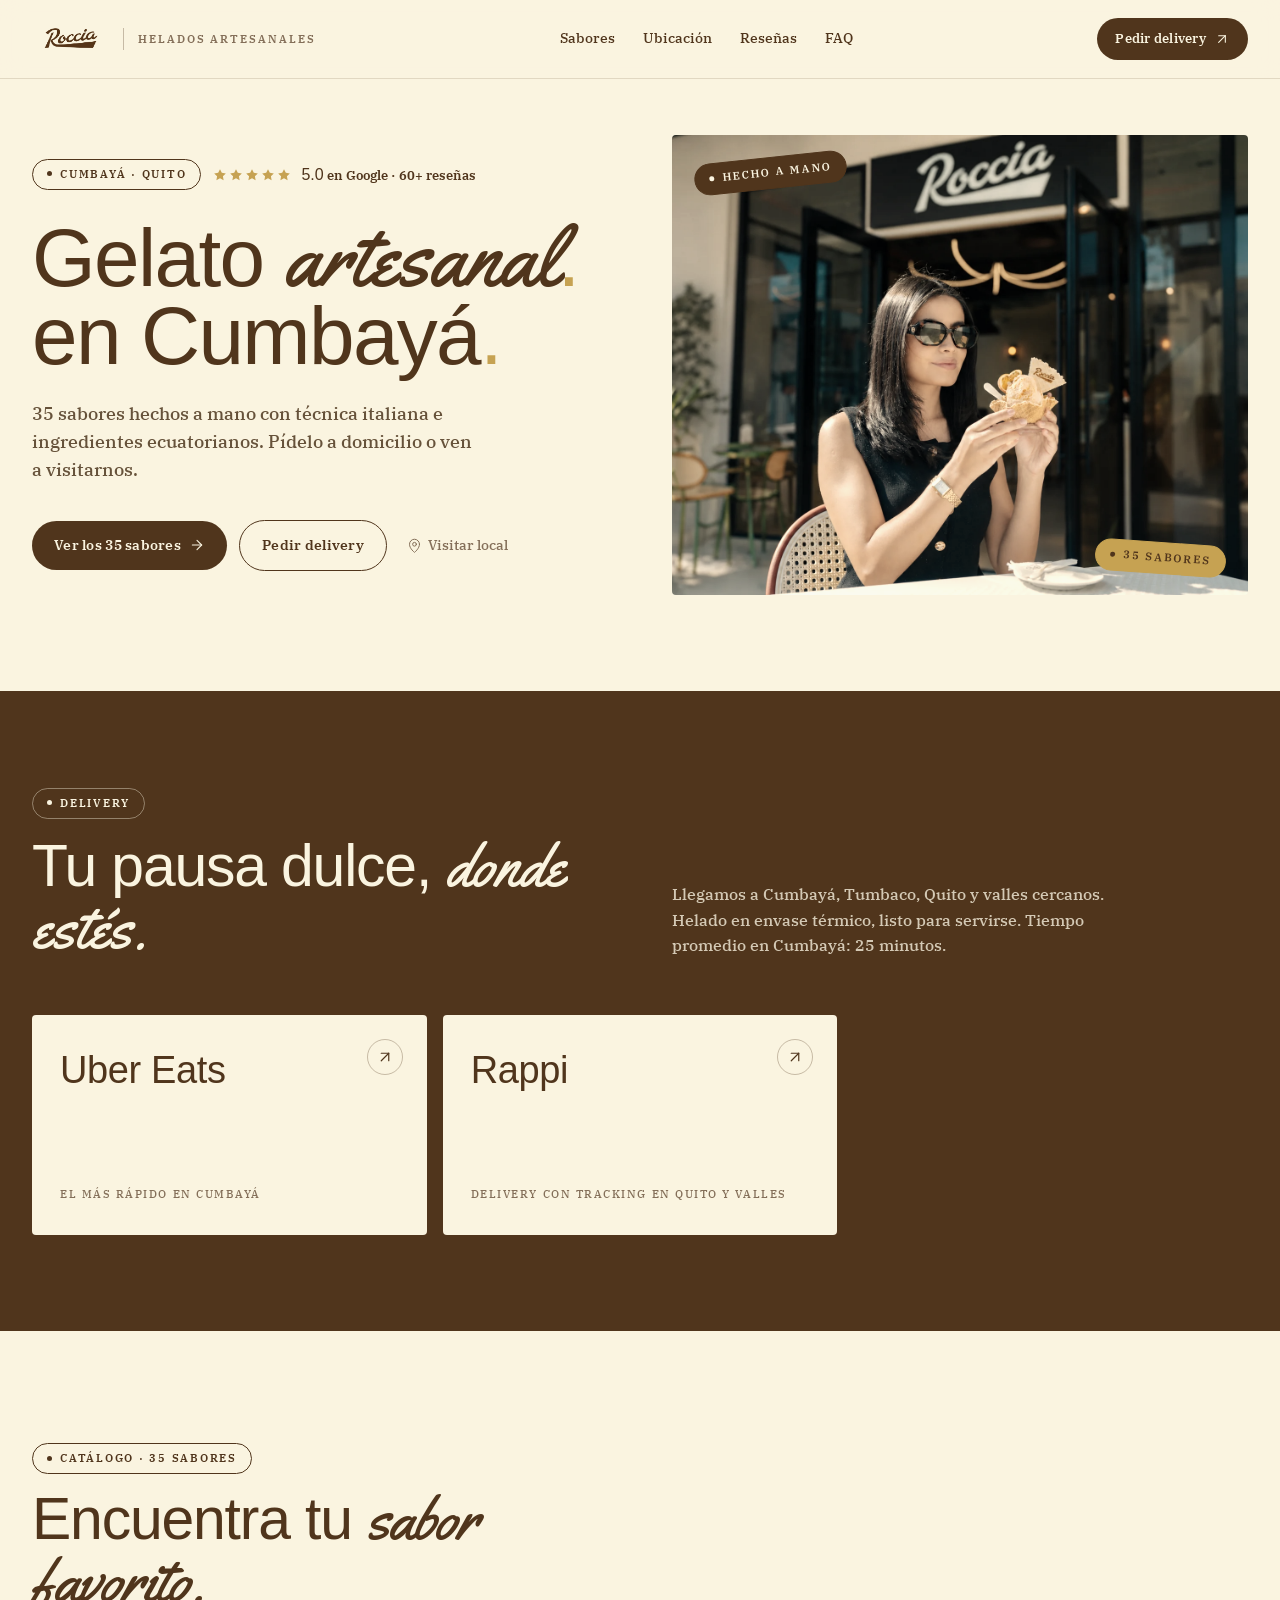
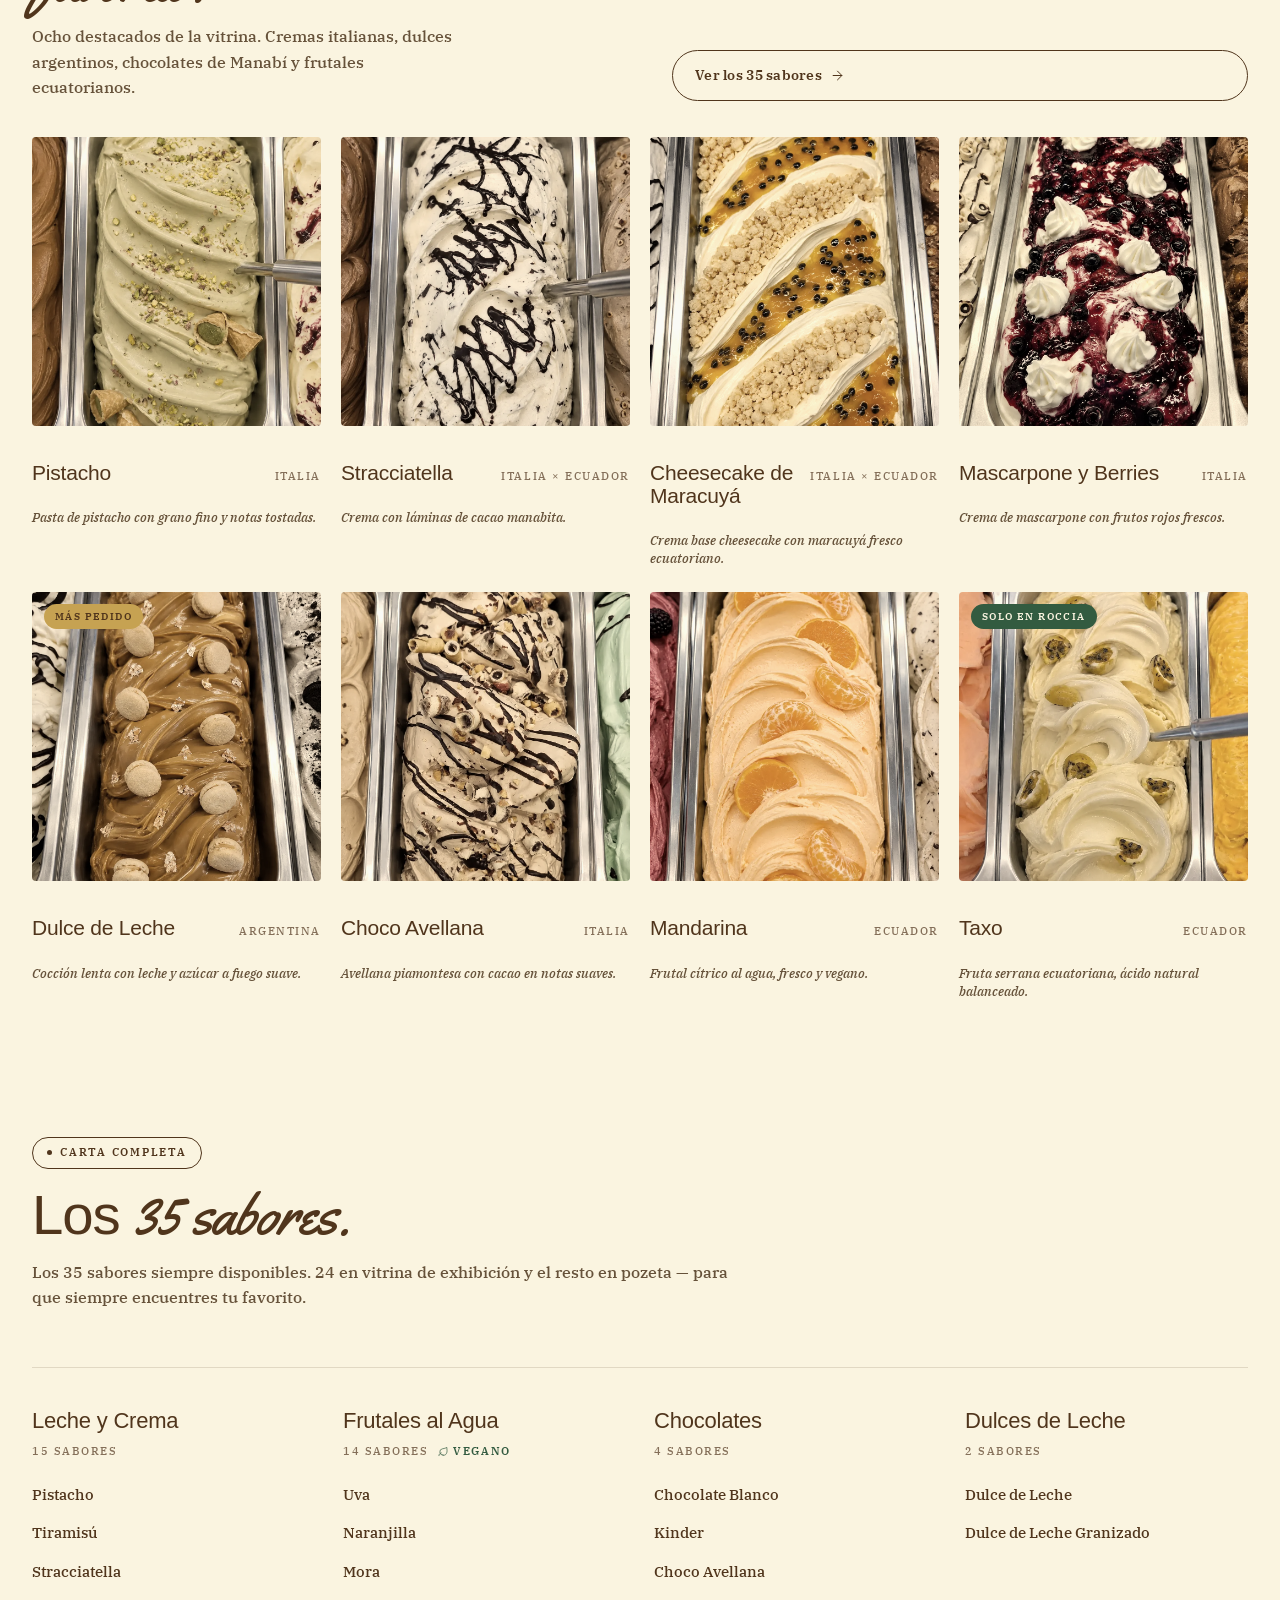
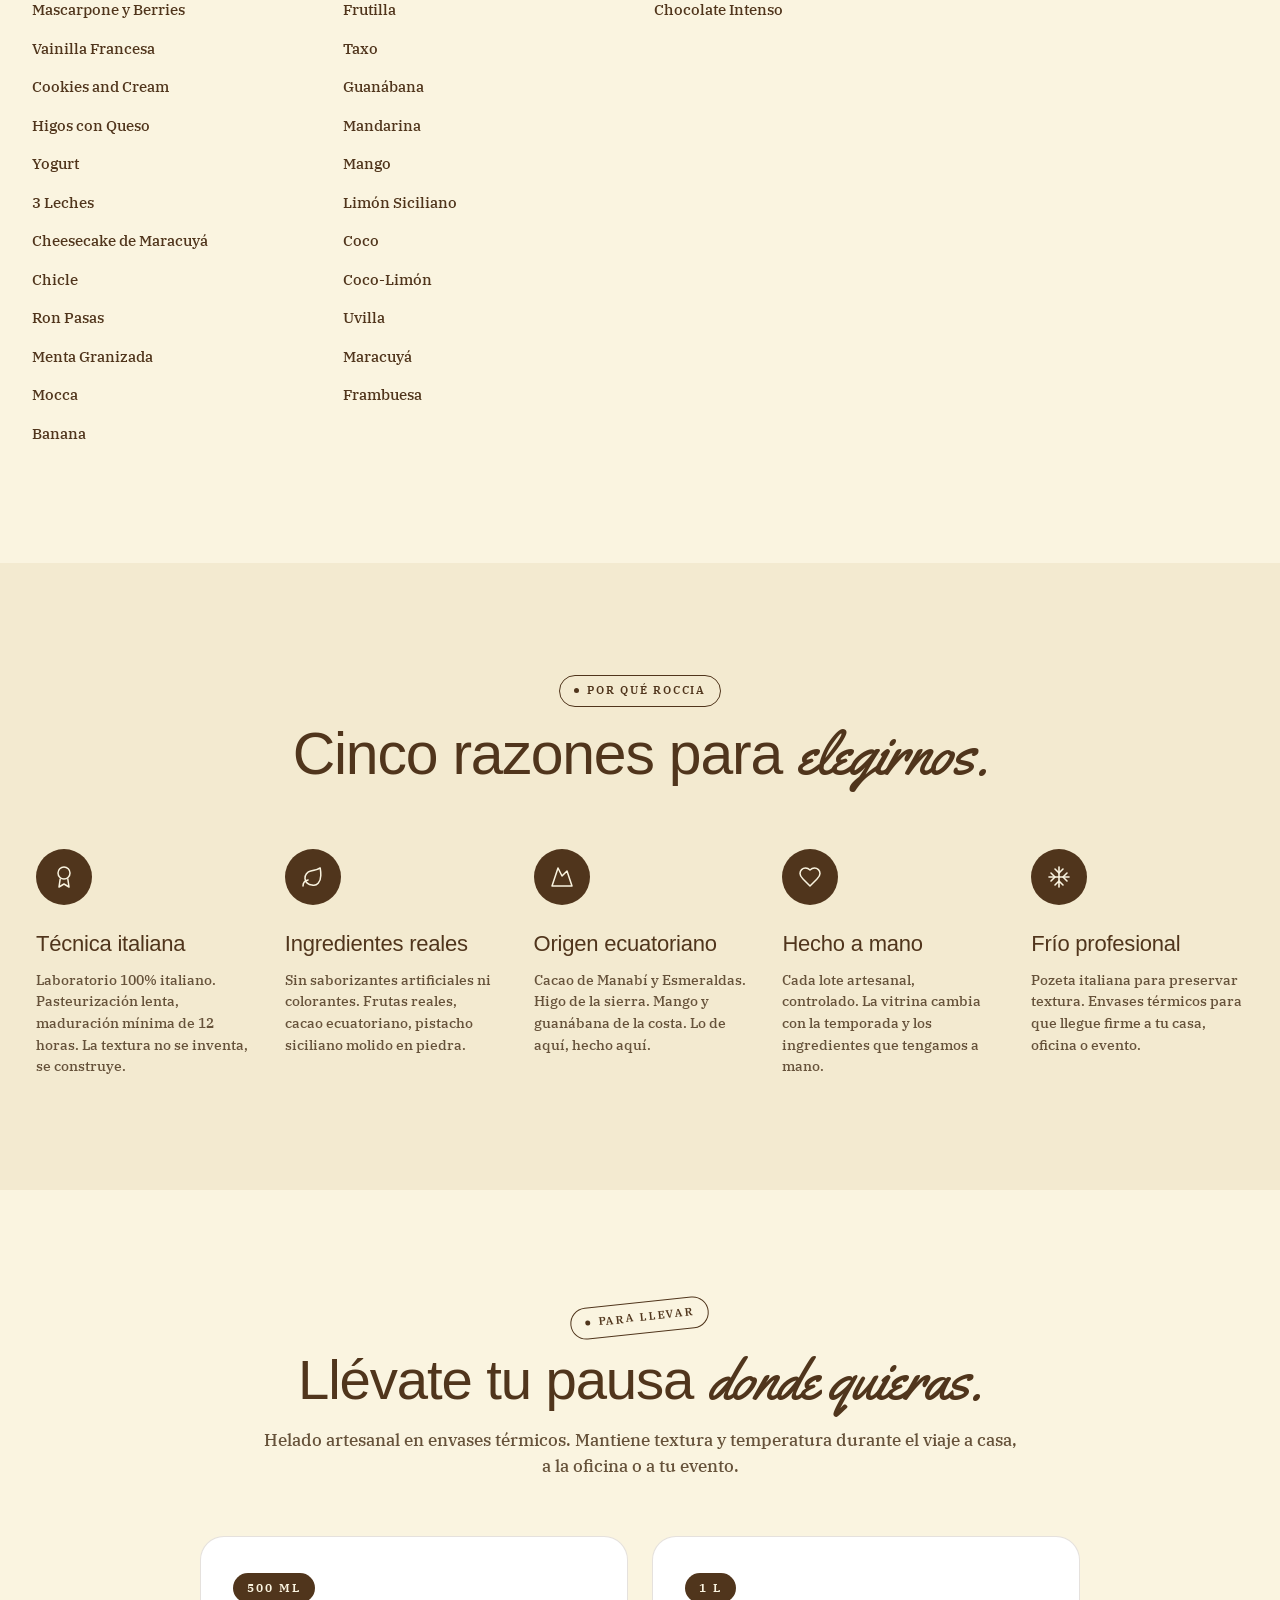
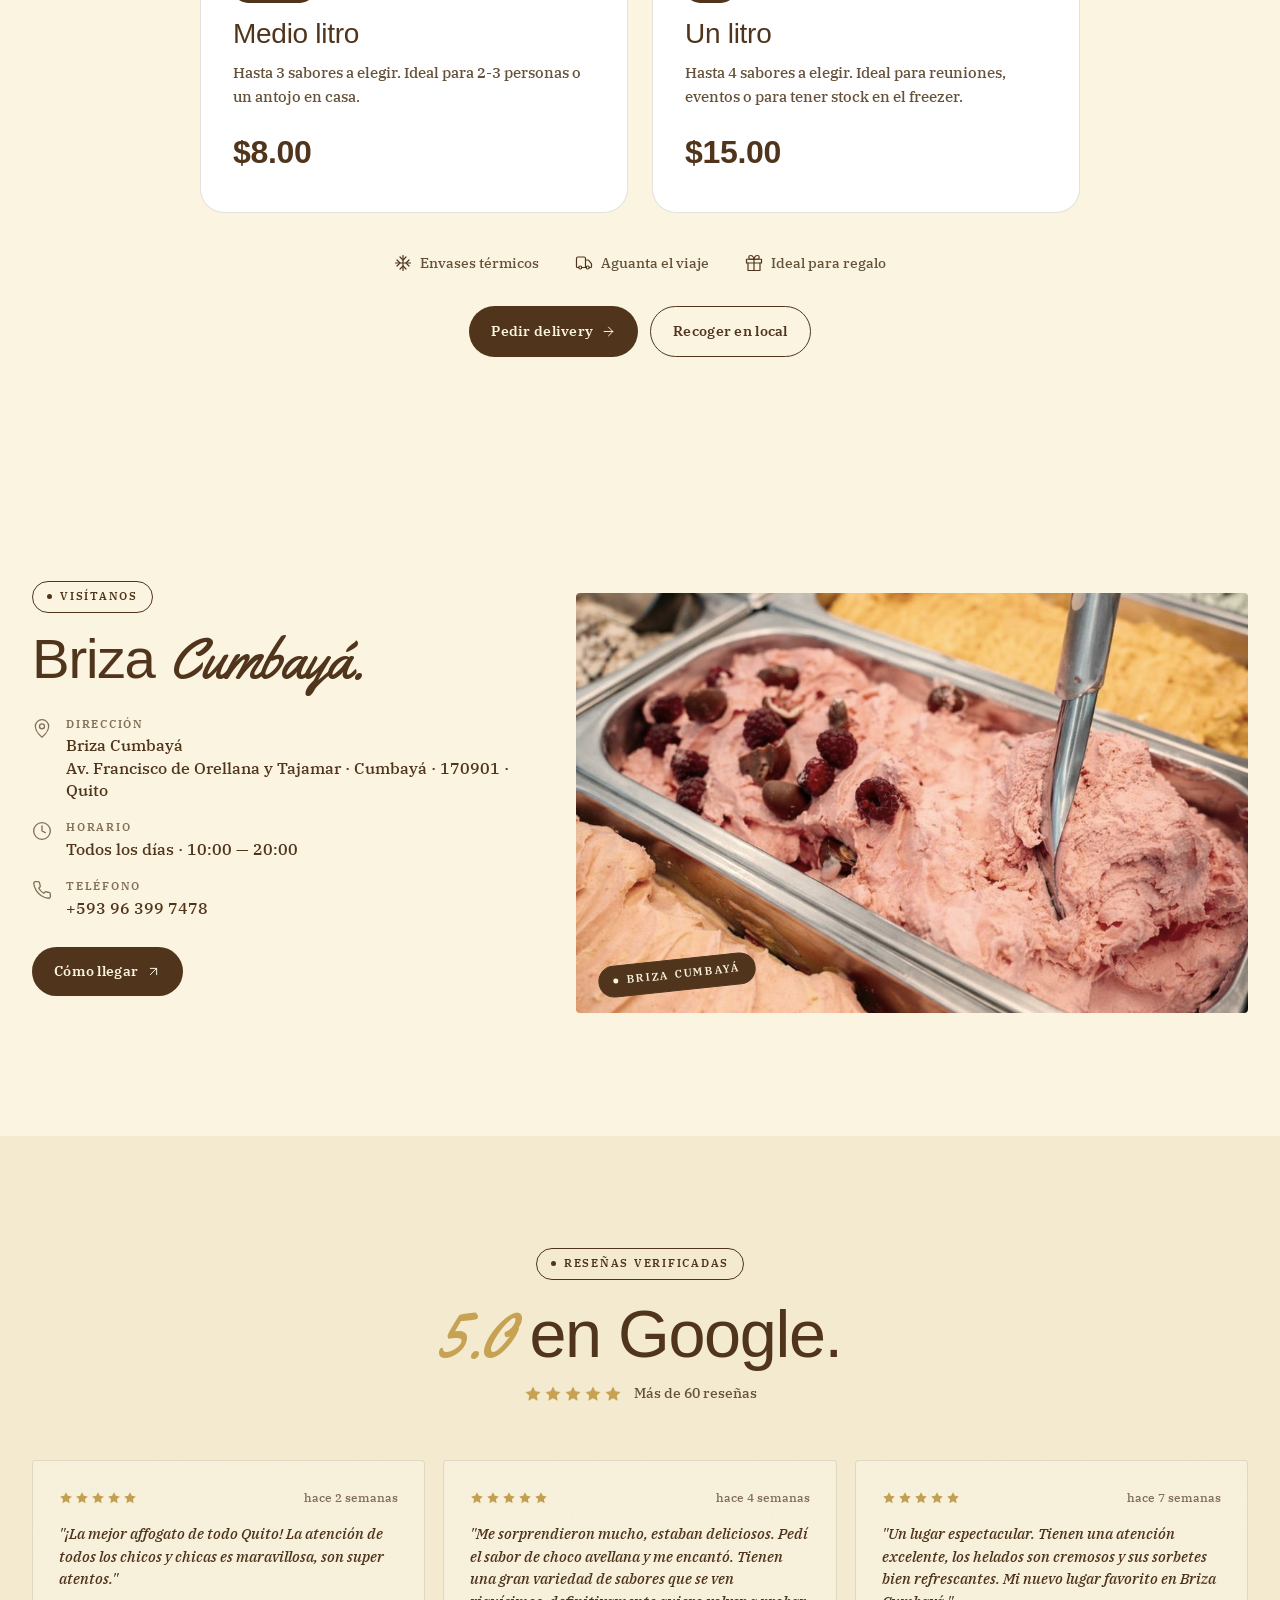
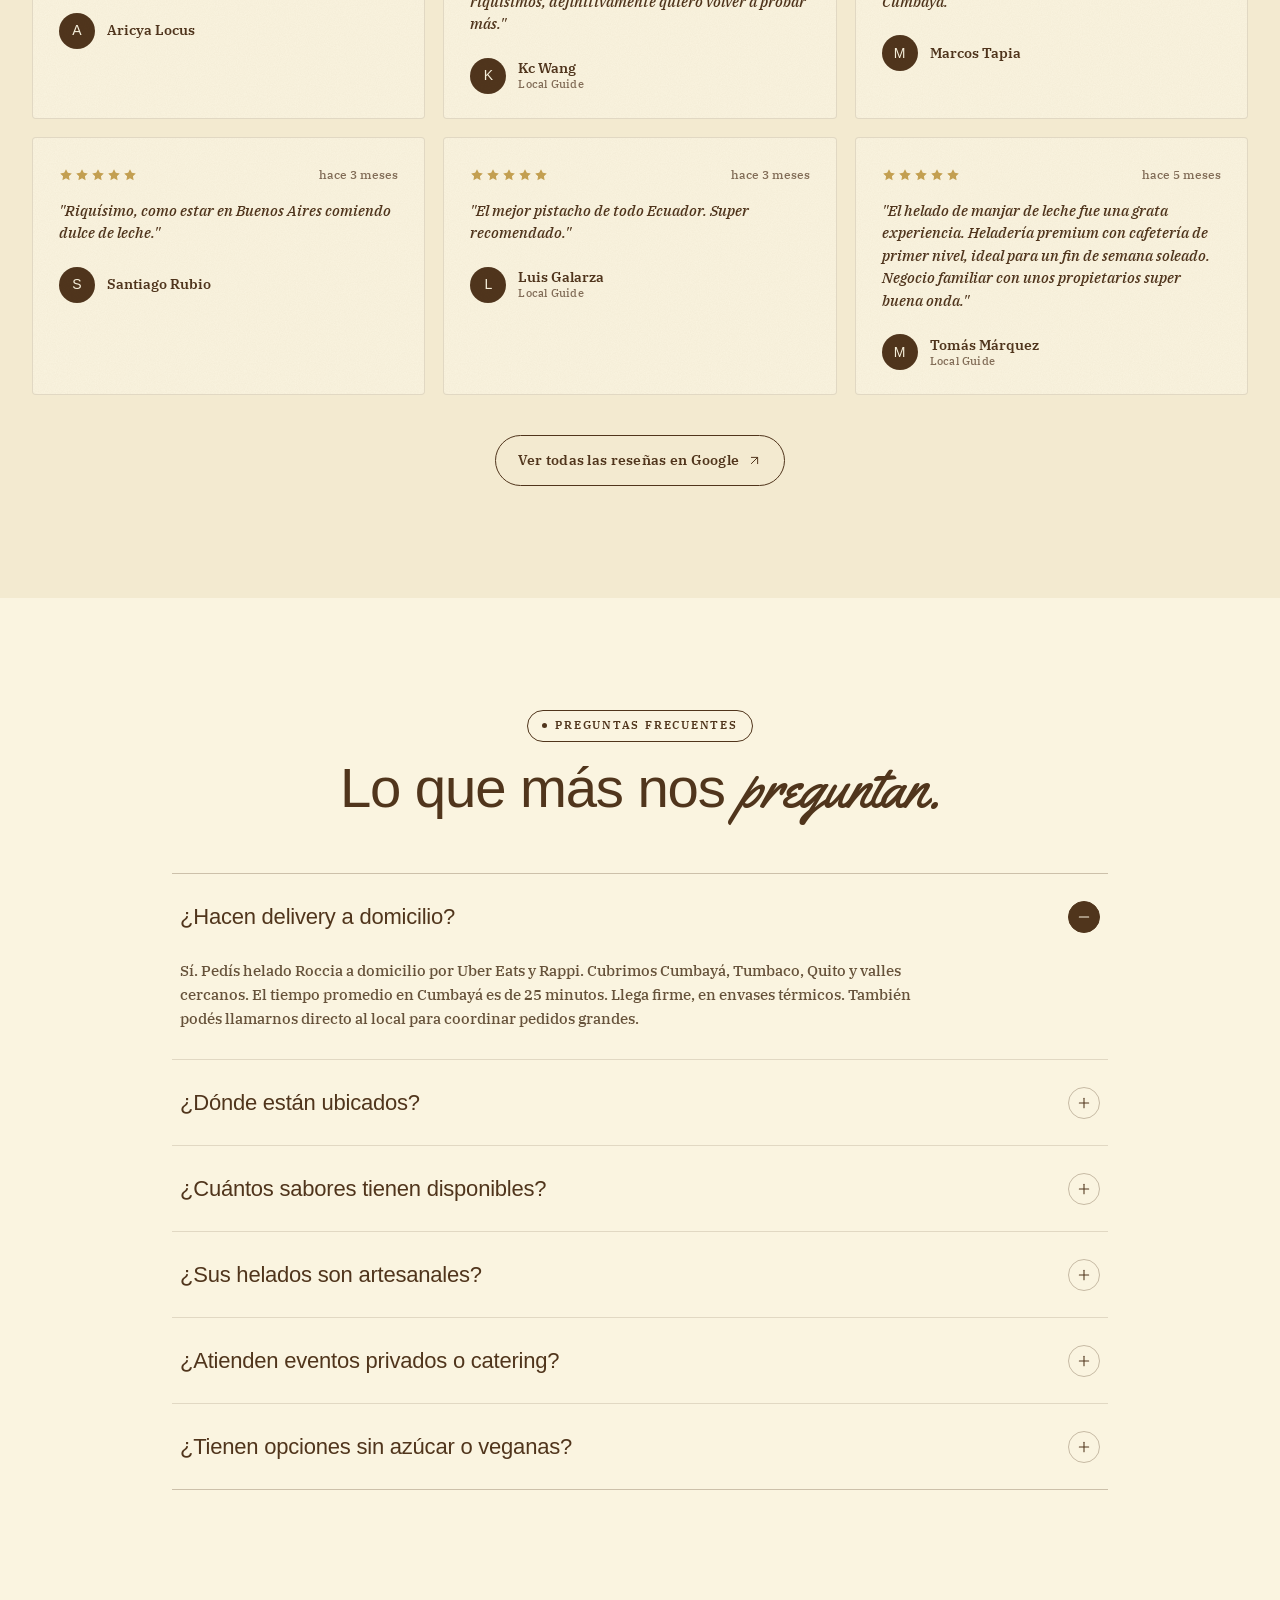
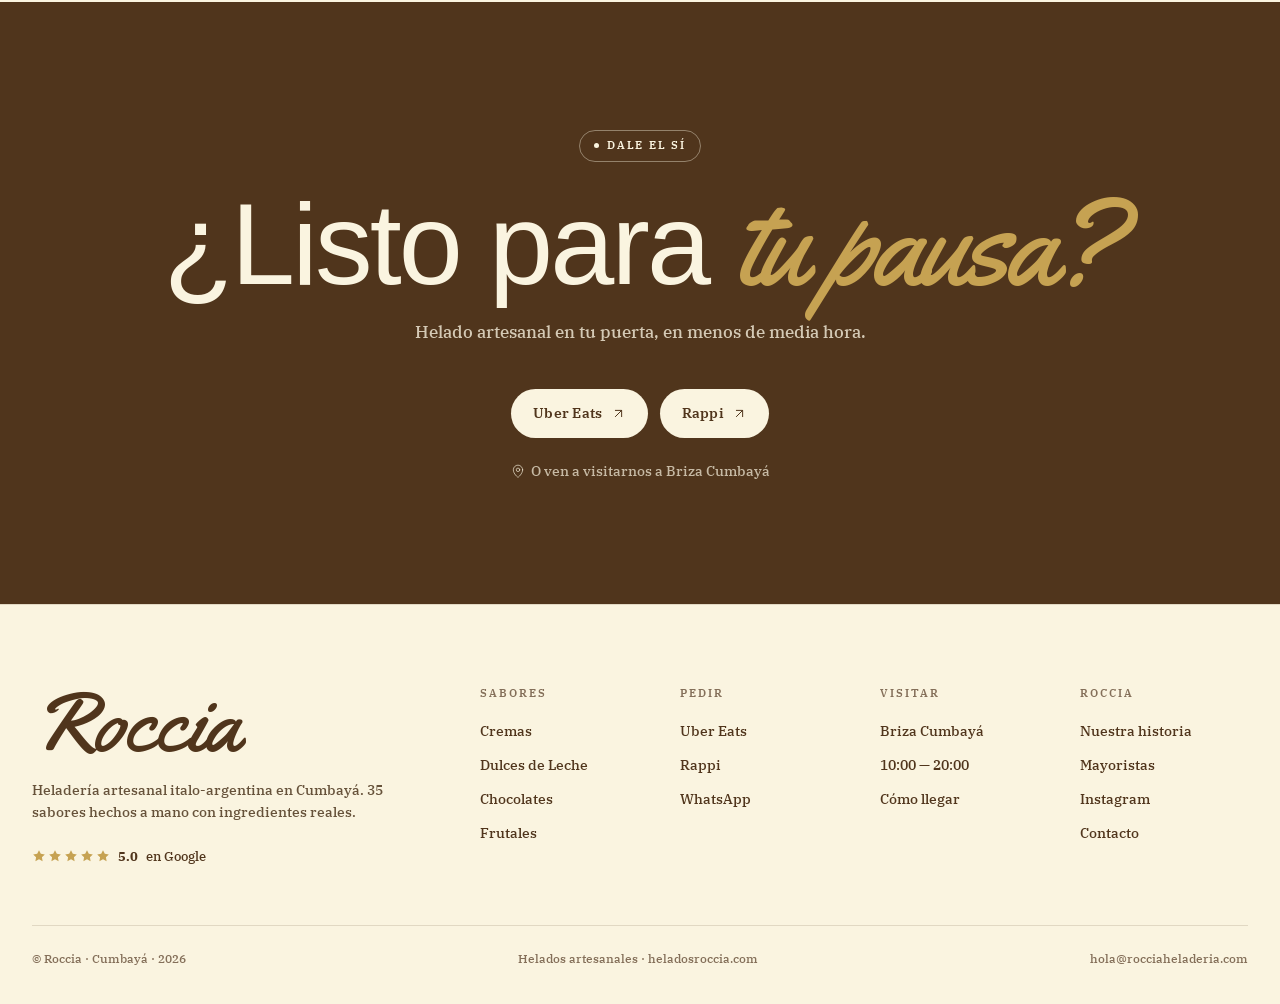
<file: index.html>
<!doctype html>
<html lang="es-EC">
<head>
<meta charset="utf-8"/>
<meta name="viewport" content="width=device-width, initial-scale=1, viewport-fit=cover"/>
<title>Helados Roccia · Gelato artesanal en Cumbayá · 35 sabores · Delivery</title>
<meta name="description" content="Heladería artesanal en Cumbayá · 35 sabores siempre disponibles · Gelato italo-argentino hecho a mano · Helado para llevar en envase térmico · Delivery Uber Eats y Rappi · 5.0 en Google."/>
<meta name="theme-color" content="#50351c"/>
<link rel="canonical" href="https://heladosroccia.com/"/>

<!-- OG / Twitter -->
<meta property="og:type" content="website"/>
<meta property="og:title" content="Helados Roccia · Gelato artesanal en Cumbayá"/>
<meta property="og:description" content="35 sabores hechos a mano con técnica italiana e ingredientes ecuatorianos. Delivery a Cumbayá, Tumbaco y Quito."/>
<meta property="og:site_name" content="Helados Roccia"/>
<meta property="og:locale" content="es_EC"/>
<meta property="og:image" content="https://heladosroccia.com/assets/hero.webp"/>
<meta property="og:url" content="https://heladosroccia.com/"/>
<meta name="twitter:card" content="summary_large_image"/>
<meta name="twitter:title" content="Helados Roccia · Gelato artesanal en Cumbayá"/>
<meta name="twitter:description" content="35 sabores hechos a mano con técnica italiana e ingredientes ecuatorianos."/>
<meta name="twitter:image" content="https://heladosroccia.com/assets/hero.webp"/>

<!-- Fuentes: Ranade (Fontshare), IBM Plex Serif (Google), Yellowtail (Google) -->
<link rel="preconnect" href="https://api.fontshare.com" crossorigin/>
<link rel="preconnect" href="https://fonts.googleapis.com"/>
<link rel="preconnect" href="https://fonts.gstatic.com" crossorigin/>
<link rel="stylesheet" href="https://api.fontshare.com/v2/css?f[]=ranade@500,600&display=swap"/>
<link rel="stylesheet" href="https://fonts.googleapis.com/css2?family=IBM+Plex+Serif:ital,wght@0,400;0,500;0,600;1,400;1,500&family=Yellowtail&display=swap"/>

<link rel="stylesheet" href="styles.css"/>
<link rel="icon" type="image/png" href="/assets/logo-cafe-sello.png"/>

<!-- Schema.org · LocalBusiness + Restaurant + Menu + FAQPage -->
<script type="application/ld+json">
{
  "@context": "https://schema.org",
  "@graph": [
    {
      "@type": ["Restaurant","IceCreamShop","LocalBusiness"],
      "@id": "https://heladosroccia.com/#business",
      "name": "Helados Roccia",
      "alternateName": "Roccia Heladería",
      "description": "Heladería artesanal italo-argentina en Cumbayá. Gelato hecho a mano con técnica italiana e ingredientes ecuatorianos.",
      "url": "https://heladosroccia.com/",
      "telephone": "+593-96-399-7478",
      "email": "hola@rocciaheladeria.com",
      "image": "https://heladosroccia.com/assets/hero.webp",
      "logo": "https://heladosroccia.com/assets/logo-cafe.png",
      "priceRange": "$$",
      "servesCuisine": ["Italian","Argentine","Ice cream","Gelato","Helado artesanal"],
      "makesOffer": [
        {
          "@type": "Offer",
          "name": "Medio litro para llevar",
          "description": "500ml con hasta 3 sabores en envase térmico",
          "price": "8.00",
          "priceCurrency": "USD"
        },
        {
          "@type": "Offer",
          "name": "Un litro para llevar",
          "description": "1L con hasta 4 sabores en envase térmico",
          "price": "15.00",
          "priceCurrency": "USD"
        }
      ],
      "address": {
        "@type": "PostalAddress",
        "streetAddress": "Briza Cumbayá, Av. Francisco de Orellana y Tajamar",
        "addressLocality": "Cumbayá",
        "addressRegion": "Pichincha",
        "postalCode": "170901",
        "addressCountry": "EC"
      },
      "geo": { "@type": "GeoCoordinates", "latitude": -0.2056, "longitude": -78.4339 },
      "openingHoursSpecification": [{
        "@type": "OpeningHoursSpecification",
        "dayOfWeek": ["Monday","Tuesday","Wednesday","Thursday","Friday","Saturday","Sunday"],
        "opens": "10:00", "closes": "20:00"
      }],
      "aggregateRating": {
        "@type": "AggregateRating",
        "ratingValue": "5.0",
        "reviewCount": "62",
        "bestRating": "5"
      },
      "hasMap": "https://maps.app.goo.gl/Qt9VRLwuddWuuQKP8",
      "hasMenu": { "@id": "https://heladosroccia.com/#menu" },
      "potentialAction": [
        { "@type": "OrderAction", "target": "https://www.ubereats.com", "deliveryMethod": "OnSitePickup" },
        { "@type": "OrderAction", "target": "https://www.rappi.com.ec" }
      ]
    },
    {
      "@type": "Menu",
      "@id": "https://heladosroccia.com/#menu",
      "name": "Carta de helados Roccia",
      "hasMenuSection": [
        {
          "@type": "MenuSection",
          "name": "Leche y Crema",
          "hasMenuItem": [
            { "@type": "MenuItem", "name": "Pistacho", "url": "https://heladosroccia.com/sabores/pistacho" },
            { "@type": "MenuItem", "name": "Tiramisú", "url": "https://heladosroccia.com/sabores/tiramisu" },
            { "@type": "MenuItem", "name": "Stracciatella", "url": "https://heladosroccia.com/sabores/stracciatella" },
            { "@type": "MenuItem", "name": "Mascarpone y Berries", "url": "https://heladosroccia.com/sabores/mascarpone-berries" },
            { "@type": "MenuItem", "name": "Vainilla Francesa", "url": "https://heladosroccia.com/sabores/vainilla-francesa" },
            { "@type": "MenuItem", "name": "Cookies and Cream", "url": "https://heladosroccia.com/sabores/cookies-and-cream" },
            { "@type": "MenuItem", "name": "Higos con Queso", "url": "https://heladosroccia.com/sabores/higos-con-queso" },
            { "@type": "MenuItem", "name": "Yogurt", "url": "https://heladosroccia.com/sabores/yogurt" },
            { "@type": "MenuItem", "name": "3 Leches", "url": "https://heladosroccia.com/sabores/tres-leches" },
            { "@type": "MenuItem", "name": "Cheesecake de Maracuyá", "url": "https://heladosroccia.com/sabores/cheesecake-maracuya" },
            { "@type": "MenuItem", "name": "Chicle", "url": "https://heladosroccia.com/sabores/chicle" },
            { "@type": "MenuItem", "name": "Ron Pasas", "url": "https://heladosroccia.com/sabores/ron-pasas" },
            { "@type": "MenuItem", "name": "Menta Granizada", "url": "https://heladosroccia.com/sabores/menta-granizada" },
            { "@type": "MenuItem", "name": "Mocca", "url": "https://heladosroccia.com/sabores/mocca" },
            { "@type": "MenuItem", "name": "Banana", "url": "https://heladosroccia.com/sabores/banana" }
          ]
        },
        {
          "@type": "MenuSection",
          "name": "Frutales al Agua",
          "description": "14 sorbetes 100% veganos al agua, sin lácteos.",
          "hasMenuItem": [
            { "@type": "MenuItem", "name": "Uva", "suitableForDiet": "https://schema.org/VeganDiet", "url": "https://heladosroccia.com/sabores/uva" },
            { "@type": "MenuItem", "name": "Naranjilla", "suitableForDiet": "https://schema.org/VeganDiet", "url": "https://heladosroccia.com/sabores/naranjilla" },
            { "@type": "MenuItem", "name": "Mora", "suitableForDiet": "https://schema.org/VeganDiet", "url": "https://heladosroccia.com/sabores/mora" },
            { "@type": "MenuItem", "name": "Frutilla", "suitableForDiet": "https://schema.org/VeganDiet", "url": "https://heladosroccia.com/sabores/frutilla" },
            { "@type": "MenuItem", "name": "Taxo", "suitableForDiet": "https://schema.org/VeganDiet", "url": "https://heladosroccia.com/sabores/taxo" },
            { "@type": "MenuItem", "name": "Guanábana", "suitableForDiet": "https://schema.org/VeganDiet", "url": "https://heladosroccia.com/sabores/guanabana" },
            { "@type": "MenuItem", "name": "Mandarina", "suitableForDiet": "https://schema.org/VeganDiet", "url": "https://heladosroccia.com/sabores/mandarina" },
            { "@type": "MenuItem", "name": "Mango", "suitableForDiet": "https://schema.org/VeganDiet", "url": "https://heladosroccia.com/sabores/mango" },
            { "@type": "MenuItem", "name": "Limón Siciliano", "suitableForDiet": "https://schema.org/VeganDiet", "url": "https://heladosroccia.com/sabores/limon-siciliano" },
            { "@type": "MenuItem", "name": "Coco", "suitableForDiet": "https://schema.org/VeganDiet", "url": "https://heladosroccia.com/sabores/coco" },
            { "@type": "MenuItem", "name": "Coco-Limón", "suitableForDiet": "https://schema.org/VeganDiet", "url": "https://heladosroccia.com/sabores/coco-limon" },
            { "@type": "MenuItem", "name": "Uvilla", "suitableForDiet": "https://schema.org/VeganDiet", "url": "https://heladosroccia.com/sabores/uvilla" },
            { "@type": "MenuItem", "name": "Maracuyá", "suitableForDiet": "https://schema.org/VeganDiet", "url": "https://heladosroccia.com/sabores/maracuya" },
            { "@type": "MenuItem", "name": "Frambuesa", "suitableForDiet": "https://schema.org/VeganDiet", "url": "https://heladosroccia.com/sabores/frambuesa" }
          ]
        },
        {
          "@type": "MenuSection",
          "name": "Chocolates",
          "hasMenuItem": [
            { "@type": "MenuItem", "name": "Chocolate Blanco", "url": "https://heladosroccia.com/sabores/chocolate-blanco" },
            { "@type": "MenuItem", "name": "Kinder", "url": "https://heladosroccia.com/sabores/kinder" },
            { "@type": "MenuItem", "name": "Choco Avellana", "url": "https://heladosroccia.com/sabores/choco-avellana" },
            { "@type": "MenuItem", "name": "Chocolate Intenso", "url": "https://heladosroccia.com/sabores/chocolate-intenso" }
          ]
        },
        {
          "@type": "MenuSection",
          "name": "Dulces de Leche",
          "hasMenuItem": [
            { "@type": "MenuItem", "name": "Dulce de Leche", "url": "https://heladosroccia.com/sabores/dulce-de-leche" },
            { "@type": "MenuItem", "name": "Dulce de Leche Granizado", "url": "https://heladosroccia.com/sabores/dulce-de-leche-granizado" }
          ]
        }
      ]
    },
    {
      "@type": "FAQPage",
      "@id": "https://heladosroccia.com/#faq",
      "mainEntity": [
        { "@type": "Question", "name": "¿Hacen delivery a domicilio?", "acceptedAnswer": { "@type": "Answer", "text": "Sí. Pedís helado Roccia a domicilio por Uber Eats y Rappi. Cubrimos Cumbayá, Tumbaco, Quito y valles cercanos." } },
        { "@type": "Question", "name": "¿Dónde están ubicados?", "acceptedAnswer": { "@type": "Answer", "text": "Briza Cumbayá, Av. Francisco de Orellana y Tajamar · Cumbayá · 170901 · Quito. Atendemos todos los días de 10:00 a 20:00." } },
        { "@type": "Question", "name": "¿Cuántos sabores tienen disponibles?", "acceptedAnswer": { "@type": "Answer", "text": "Tenemos 35 sabores siempre disponibles, todos los días. 24 a la vista en vitrina y el resto en pozeta italiana. Si no ves tu favorito, pedilo al equipo. Categorías: Leche y Crema, Frutales al agua (veganos), Chocolates y Dulces de Leche." } },
        { "@type": "Question", "name": "¿Sus helados son artesanales?", "acceptedAnswer": { "@type": "Answer", "text": "Sí, todos. Técnica italiana: pasteurización lenta, maduración mínima de 12 horas, mantecación en lote pequeño." } },
        { "@type": "Question", "name": "¿Atienden eventos privados o catering?", "acceptedAnswer": { "@type": "Answer", "text": "Sí. Carrito de helados para bodas y eventos en Quito y valles. Escribinos a hola@rocciaheladeria.com." } },
        { "@type": "Question", "name": "¿Tienen opciones sin azúcar o veganas?", "acceptedAnswer": { "@type": "Answer", "text": "Tenemos sorbetes 100% veganos de limón siciliano y mandarina. Sin azúcar añadida por encargo con 48h de aviso." } }
      ]
    }
  ]
}
</script>

<!-- SVG icon sprite (referenced via <use href="#icon-name">) -->
<svg xmlns="http://www.w3.org/2000/svg" width="0" height="0" style="position:absolute" aria-hidden="true">
  <defs>
    <symbol id="icon-arrow-up-right" viewBox="0 0 24 24" fill="none" stroke="currentColor" stroke-width="1.6" stroke-linecap="round" stroke-linejoin="round"><line x1="7" y1="17" x2="17" y2="7"/><polyline points="7 7 17 7 17 17"/></symbol>
    <symbol id="icon-arrow-right" viewBox="0 0 24 24" fill="none" stroke="currentColor" stroke-width="1.6" stroke-linecap="round" stroke-linejoin="round"><line x1="5" y1="12" x2="19" y2="12"/><polyline points="12 5 19 12 12 19"/></symbol>
    <symbol id="icon-map-pin" viewBox="0 0 24 24" fill="none" stroke="currentColor" stroke-width="1.6" stroke-linecap="round" stroke-linejoin="round"><path d="M20 10c0 7-8 13-8 13s-8-6-8-13a8 8 0 0 1 16 0Z"/><circle cx="12" cy="10" r="3"/></symbol>
    <symbol id="icon-clock" viewBox="0 0 24 24" fill="none" stroke="currentColor" stroke-width="1.6" stroke-linecap="round" stroke-linejoin="round"><circle cx="12" cy="12" r="10"/><polyline points="12 6 12 12 16 14"/></symbol>
    <symbol id="icon-phone" viewBox="0 0 24 24" fill="none" stroke="currentColor" stroke-width="1.6" stroke-linecap="round" stroke-linejoin="round"><path d="M22 16.92v3a2 2 0 0 1-2.18 2 19.79 19.79 0 0 1-8.63-3.07 19.5 19.5 0 0 1-6-6 19.79 19.79 0 0 1-3.07-8.67A2 2 0 0 1 4.11 2h3a2 2 0 0 1 2 1.72 12.84 12.84 0 0 0 .7 2.81 2 2 0 0 1-.45 2.11L8.09 9.91a16 16 0 0 0 6 6l1.27-1.27a2 2 0 0 1 2.11-.45 12.84 12.84 0 0 0 2.81.7A2 2 0 0 1 22 16.92Z"/></symbol>
    <symbol id="icon-plus" viewBox="0 0 24 24" fill="none" stroke="currentColor" stroke-width="1.6" stroke-linecap="round" stroke-linejoin="round"><line x1="12" y1="5" x2="12" y2="19"/><line x1="5" y1="12" x2="19" y2="12"/></symbol>
    <symbol id="icon-minus" viewBox="0 0 24 24" fill="none" stroke="currentColor" stroke-width="1.6" stroke-linecap="round" stroke-linejoin="round"><line x1="5" y1="12" x2="19" y2="12"/></symbol>
    <symbol id="icon-award" viewBox="0 0 24 24" fill="none" stroke="currentColor" stroke-width="1.5" stroke-linecap="round" stroke-linejoin="round"><circle cx="12" cy="8" r="6"/><polyline points="8.21 13.89 7 22 12 19 17 22 15.79 13.88"/></symbol>
    <symbol id="icon-leaf" viewBox="0 0 24 24" fill="none" stroke="currentColor" stroke-width="1.5" stroke-linecap="round" stroke-linejoin="round"><path d="M11 20A7 7 0 0 1 9.8 6.1C15.5 5 17 4.48 19.2 2.96c.4 2.5.66 5.2.6 7.55-.16 6.6-3.93 11.04-8.8 9.49Z"/><path d="M2 21c0-3 1.85-5.36 5.08-6"/></symbol>
    <symbol id="icon-mountain" viewBox="0 0 24 24" fill="none" stroke="currentColor" stroke-width="1.5" stroke-linecap="round" stroke-linejoin="round"><path d="m8 3 4 8 5-5 5 15H2L8 3z"/></symbol>
    <symbol id="icon-heart" viewBox="0 0 24 24" fill="none" stroke="currentColor" stroke-width="1.5" stroke-linecap="round" stroke-linejoin="round"><path d="M19 14c1.49-1.46 3-3.21 3-5.5A5.5 5.5 0 0 0 16.5 3c-1.76 0-3 .5-4.5 2-1.5-1.5-2.74-2-4.5-2A5.5 5.5 0 0 0 2 8.5c0 2.29 1.51 4.04 3 5.5l7 7Z"/></symbol>
    <symbol id="icon-star" viewBox="0 0 24 24" fill="currentColor" stroke="none"><polygon points="12 2 15.09 8.26 22 9.27 17 14.14 18.18 21.02 12 17.77 5.82 21.02 7 14.14 2 9.27 8.91 8.26 12 2"/></symbol>
    <symbol id="icon-snowflake" viewBox="0 0 24 24" fill="none" stroke="currentColor" stroke-width="1.6" stroke-linecap="round" stroke-linejoin="round"><line x1="2" y1="12" x2="22" y2="12"/><line x1="12" y1="2" x2="12" y2="22"/><path d="m20 16-4-4 4-4"/><path d="m4 8 4 4-4 4"/><path d="m16 4-4 4-4-4"/><path d="m8 20 4-4 4 4"/></symbol>
    <symbol id="icon-truck" viewBox="0 0 24 24" fill="none" stroke="currentColor" stroke-width="1.6" stroke-linecap="round" stroke-linejoin="round"><path d="M14 18V6a2 2 0 0 0-2-2H4a2 2 0 0 0-2 2v11a1 1 0 0 0 1 1h2"/><path d="M15 18H9"/><path d="M19 18h2a1 1 0 0 0 1-1v-3.65a1 1 0 0 0-.22-.624l-3.48-4.35A1 1 0 0 0 17.52 8H14"/><circle cx="17" cy="18" r="2"/><circle cx="7" cy="18" r="2"/></symbol>
    <symbol id="icon-gift" viewBox="0 0 24 24" fill="none" stroke="currentColor" stroke-width="1.6" stroke-linecap="round" stroke-linejoin="round"><polyline points="20 12 20 22 4 22 4 12"/><rect x="2" y="7" width="20" height="5"/><line x1="12" y1="22" x2="12" y2="7"/><path d="M12 7H7.5a2.5 2.5 0 0 1 0-5C11 2 12 7 12 7z"/><path d="M12 7h4.5a2.5 2.5 0 0 0 0-5C13 2 12 7 12 7z"/></symbol>
  </defs>
</svg>

</head>
<body>

<!-- ============================================================
     HEADER
     ============================================================ -->
<header class="header" role="banner">
  <div class="header-inner">
    <a href="#top" class="brand-lockup" aria-label="Roccia · Helados artesanales">
      <img src="assets/logo-cafe.png" alt="Roccia" style="height:38px;width:auto"/>
      <span class="brand-divider" aria-hidden="true"></span>
      <span class="brand-sub">Helados artesanales</span>
    </a>
    <nav class="nav" aria-label="Principal">
      <a href="#sabores">Sabores</a>
      <a href="#ubicacion">Ubicación</a>
      <a href="#resenas">Reseñas</a>
      <a href="#faq">FAQ</a>
    </nav>
    <div class="header-cta">
      <a class="btn btn-primary btn-sm" href="#delivery">
        <span class="header-cta-text-full">Pedir delivery</span>
        <span class="header-cta-text-short">Pedir</span>
        <svg width="16" height="16" aria-hidden="true"><use href="#icon-arrow-up-right"/></svg>
      </a>
    </div>
  </div>
</header>

<main>

<!-- ============================================================
     HERO
     ============================================================ -->
<section id="top" class="hero">
  <div class="wrap">
    <div class="hero-grid">
      <div>
        <div class="hero-eyebrow rise rise-1">
          <span class="sello"><span class="sello-dot"></span>Cumbayá · Quito</span>
          <span class="hero-rating">
            <span class="hero-stars" aria-label="5 de 5 estrellas">
              <svg width="14" height="14" aria-hidden="true"><use href="#icon-star"/></svg>
              <svg width="14" height="14" aria-hidden="true"><use href="#icon-star"/></svg>
              <svg width="14" height="14" aria-hidden="true"><use href="#icon-star"/></svg>
              <svg width="14" height="14" aria-hidden="true"><use href="#icon-star"/></svg>
              <svg width="14" height="14" aria-hidden="true"><use href="#icon-star"/></svg>
            </span>
            <span class="hero-rating-text"><span class="num">5.0</span> en Google · 60+ reseñas</span>
          </span>
        </div>
        <h1 class="hero-title rise rise-2">
          Gelato <span class="script">artesanal</span><span class="dot">.</span><br/>
          en Cumbayá<span class="dot">.</span>
        </h1>
        <p class="hero-sub rise rise-3">
          35 sabores hechos a mano con técnica italiana e ingredientes ecuatorianos. Pídelo a domicilio o ven a visitarnos.
        </p>
        <div class="hero-ctas rise rise-4">
          <a class="btn btn-primary" href="#sabores">Ver los 35 sabores <svg width="16" height="16" aria-hidden="true"><use href="#icon-arrow-right"/></svg></a>
          <a class="btn btn-outline" href="#delivery">Pedir delivery</a>
          <a class="hero-link-visit" href="#ubicacion"><svg width="15" height="15" aria-hidden="true"><use href="#icon-map-pin"/></svg> Visitar local</a>
        </div>
      </div>
      <div class="hero-photo rise rise-3">
        <img src="assets/hero.webp" alt="Helado artesanal Roccia · cono de pistacho" class="sepia" loading="eager" fetchpriority="high"/>
        <span class="sello sello-cafe sello-rotated hero-sello-tl">
          <span class="sello-dot"></span>Hecho a mano
        </span>
        <span class="sello sello-mostaza hero-sello-br" style="transform:rotate(4deg)">
          <span class="sello-dot"></span>35 sabores
        </span>
      </div>
    </div>
  </div>
</section>

<!-- ============================================================
     DELIVERY
     ============================================================ -->
<section id="delivery" class="delivery">
  <div class="wrap">
    <div class="delivery-header">
      <div>
        <span class="sello"><span class="sello-dot"></span>Delivery</span>
        <h2 class="delivery-title">Tu pausa dulce, <span class="script">donde estés.</span></h2>
      </div>
      <p class="delivery-sub">
        Llegamos a Cumbayá, Tumbaco, Quito y valles cercanos. Helado en envase térmico, listo para servirse. Tiempo promedio en Cumbayá: 25 minutos.
      </p>
    </div>
    <div class="delivery-grid">
      <a class="delivery-card" href="/uber" target="_blank" rel="noopener">
        <span class="delivery-card-arrow"><svg width="18" height="18" aria-hidden="true"><use href="#icon-arrow-up-right"/></svg></span>
        <div>
          <div class="delivery-card-name">Uber Eats</div>
        </div>
        <div class="delivery-card-desc">El más rápido en Cumbayá</div>
      </a>
      <a class="delivery-card" href="/rappi" target="_blank" rel="noopener">
        <span class="delivery-card-arrow"><svg width="18" height="18" aria-hidden="true"><use href="#icon-arrow-up-right"/></svg></span>
        <div>
          <div class="delivery-card-name">Rappi</div>
        </div>
        <div class="delivery-card-desc">Delivery con tracking en Quito y valles</div>
      </a>
    </div>
  </div>
</section>

<!-- ============================================================
     CATÁLOGO · 8 sabores destacados
     ============================================================ -->
<section id="sabores" class="catalog">
  <div class="wrap">
    <div class="catalog-header">
      <div>
        <span class="sello"><span class="sello-dot"></span>Catálogo · 35 sabores</span>
        <h2 class="catalog-title">Encuentra tu <span class="script">sabor favorito.</span></h2>
        <p class="catalog-sub">
          Ocho destacados de la vitrina. Cremas italianas, dulces argentinos, chocolates de Manabí y frutales ecuatorianos.
        </p>
      </div>
      <a class="btn btn-outline" href="#carta-completa">
        Ver los 35 sabores <svg width="15" height="15" aria-hidden="true"><use href="#icon-arrow-right"/></svg>
      </a>
    </div>

    <div class="catalog-grid">
      <div class="flavor-card">
        <div class="flavor-img-wrap">
          <img src="assets/flavors/pistacchio.webp" alt="Helado de pistacho" loading="lazy" class="sepia"/>
        </div>
        <div class="flavor-row">
          <h3 class="flavor-name">Pistacho</h3>
          <span class="flavor-origin">Italia</span>
        </div>
        <p class="flavor-desc">Pasta de pistacho con grano fino y notas tostadas.</p>
      </div>

      <div class="flavor-card">
        <div class="flavor-img-wrap">
          <img src="assets/flavors/stracciatella.webp" alt="Helado de stracciatella" loading="lazy" class="sepia"/>
        </div>
        <div class="flavor-row">
          <h3 class="flavor-name">Stracciatella</h3>
          <span class="flavor-origin">Italia × Ecuador</span>
        </div>
        <p class="flavor-desc">Crema con láminas de cacao manabita.</p>
      </div>

      <div class="flavor-card">
        <div class="flavor-img-wrap">
          <img src="assets/flavors/cheesecake-maracuya.webp" alt="Helado de cheesecake con maracuyá" loading="lazy" class="sepia"/>
        </div>
        <div class="flavor-row">
          <h3 class="flavor-name">Cheesecake de Maracuyá</h3>
          <span class="flavor-origin">Italia × Ecuador</span>
        </div>
        <p class="flavor-desc">Crema base cheesecake con maracuyá fresco ecuatoriano.</p>
      </div>

      <div class="flavor-card">
        <div class="flavor-img-wrap">
          <img src="assets/flavors/mascarpone-berries.webp" alt="Helado de mascarpone con berries" loading="lazy" class="sepia"/>
        </div>
        <div class="flavor-row">
          <h3 class="flavor-name">Mascarpone y Berries</h3>
          <span class="flavor-origin">Italia</span>
        </div>
        <p class="flavor-desc">Crema de mascarpone con frutos rojos frescos.</p>
      </div>

      <div class="flavor-card">
        <div class="flavor-img-wrap">
          <img src="assets/flavors/dulce-de-leche.webp" alt="Helado de dulce de leche" loading="lazy" class="sepia"/>
          <span class="flavor-sello mostaza">Más pedido</span>
        </div>
        <div class="flavor-row">
          <h3 class="flavor-name">Dulce de Leche</h3>
          <span class="flavor-origin">Argentina</span>
        </div>
        <p class="flavor-desc">Cocción lenta con leche y azúcar a fuego suave.</p>
      </div>

      <div class="flavor-card">
        <div class="flavor-img-wrap">
          <img src="assets/flavors/choco-avellana.webp" alt="Helado de chocolate con avellana" loading="lazy" class="sepia"/>
        </div>
        <div class="flavor-row">
          <h3 class="flavor-name">Choco Avellana</h3>
          <span class="flavor-origin">Italia</span>
        </div>
        <p class="flavor-desc">Avellana piamontesa con cacao en notas suaves.</p>
      </div>

      <div class="flavor-card">
        <div class="flavor-img-wrap">
          <img src="assets/flavors/mandarina.webp" alt="Sorbete de mandarina" loading="lazy" class="sepia"/>
        </div>
        <div class="flavor-row">
          <h3 class="flavor-name">Mandarina</h3>
          <span class="flavor-origin">Ecuador</span>
        </div>
        <p class="flavor-desc">Frutal cítrico al agua, fresco y vegano.</p>
      </div>

      <div class="flavor-card">
        <div class="flavor-img-wrap">
          <img src="assets/flavors/taxo.webp" alt="Sorbete de taxo" loading="lazy" class="sepia"/>
          <span class="flavor-sello verde">Solo en Roccia</span>
        </div>
        <div class="flavor-row">
          <h3 class="flavor-name">Taxo</h3>
          <span class="flavor-origin">Ecuador</span>
        </div>
        <p class="flavor-desc">Fruta serrana ecuatoriana, ácido natural balanceado.</p>
      </div>
    </div>
  </div>
</section>

<!-- ============================================================
     CARTA COMPLETA · 35 sabores (texto SEO)
     ============================================================ -->
<section id="carta-completa" class="fullmenu">
  <div class="wrap">
    <div class="fullmenu-head">
      <span class="sello"><span class="sello-dot"></span>Carta completa</span>
      <h2 class="fullmenu-title">Los <span class="script">35 sabores.</span></h2>
      <p class="fullmenu-sub">
        Los 35 sabores siempre disponibles. 24 en vitrina de exhibición y el resto en pozeta — para que siempre encuentres tu favorito.
      </p>
    </div>

    <div class="fullmenu-grid">
      <div class="fullmenu-col">
        <header class="fullmenu-col-head">
          <h3 class="fullmenu-col-title">Leche y Crema</h3>
          <div class="fullmenu-col-meta">
            <span>15 sabores</span>
          </div>
        </header>
        <ul class="fullmenu-list">
          <li>Pistacho</li>
          <li>Tiramisú</li>
          <li>Stracciatella</li>
          <li>Mascarpone y Berries</li>
          <li>Vainilla Francesa</li>
          <li>Cookies and Cream</li>
          <li>Higos con Queso</li>
          <li>Yogurt</li>
          <li>3 Leches</li>
          <li>Cheesecake de Maracuyá</li>
          <li>Chicle</li>
          <li>Ron Pasas</li>
          <li>Menta Granizada</li>
          <li>Mocca</li>
          <li>Banana</li>
        </ul>
      </div>

      <div class="fullmenu-col">
        <header class="fullmenu-col-head">
          <h3 class="fullmenu-col-title">Frutales al Agua</h3>
          <div class="fullmenu-col-meta">
            <span>14 sabores</span>
            <span class="fullmenu-vegan"><svg width="11" height="11" aria-hidden="true"><use href="#icon-leaf"/></svg>vegano</span>
          </div>
        </header>
        <ul class="fullmenu-list">
          <li>Uva</li>
          <li>Naranjilla</li>
          <li>Mora</li>
          <li>Frutilla</li>
          <li>Taxo</li>
          <li>Guanábana</li>
          <li>Mandarina</li>
          <li>Mango</li>
          <li>Limón Siciliano</li>
          <li>Coco</li>
          <li>Coco-Limón</li>
          <li>Uvilla</li>
          <li>Maracuyá</li>
          <li>Frambuesa</li>
        </ul>
      </div>

      <div class="fullmenu-col">
        <header class="fullmenu-col-head">
          <h3 class="fullmenu-col-title">Chocolates</h3>
          <div class="fullmenu-col-meta">
            <span>4 sabores</span>
          </div>
        </header>
        <ul class="fullmenu-list">
          <li>Chocolate Blanco</li>
          <li>Kinder</li>
          <li>Choco Avellana</li>
          <li>Chocolate Intenso</li>
        </ul>
      </div>

      <div class="fullmenu-col">
        <header class="fullmenu-col-head">
          <h3 class="fullmenu-col-title">Dulces de Leche</h3>
          <div class="fullmenu-col-meta">
            <span>2 sabores</span>
          </div>
        </header>
        <ul class="fullmenu-list">
          <li>Dulce de Leche</li>
          <li>Dulce de Leche Granizado</li>
        </ul>
      </div>
    </div>
  </div>
</section>

<!-- ============================================================
     POR QUÉ ROCCIA
     ============================================================ -->
<section class="why">
  <div class="wrap">
    <span class="sello"><span class="sello-dot"></span>Por qué Roccia</span>
    <h2 class="why-title">Cinco razones para <span class="script">elegirnos.</span></h2>
    <div class="why-grid why-grid-5">
      <div class="why-card">
        <div class="why-icon"><svg width="24" height="24" aria-hidden="true"><use href="#icon-award"/></svg></div>
        <h3 class="why-cardtitle">Técnica italiana</h3>
        <p class="why-cardbody">Laboratorio 100% italiano. Pasteurización lenta, maduración mínima de 12 horas. La textura no se inventa, se construye.</p>
      </div>
      <div class="why-card">
        <div class="why-icon"><svg width="24" height="24" aria-hidden="true"><use href="#icon-leaf"/></svg></div>
        <h3 class="why-cardtitle">Ingredientes reales</h3>
        <p class="why-cardbody">Sin saborizantes artificiales ni colorantes. Frutas reales, cacao ecuatoriano, pistacho siciliano molido en piedra.</p>
      </div>
      <div class="why-card">
        <div class="why-icon"><svg width="24" height="24" aria-hidden="true"><use href="#icon-mountain"/></svg></div>
        <h3 class="why-cardtitle">Origen ecuatoriano</h3>
        <p class="why-cardbody">Cacao de Manabí y Esmeraldas. Higo de la sierra. Mango y guanábana de la costa. Lo de aquí, hecho aquí.</p>
      </div>
      <div class="why-card">
        <div class="why-icon"><svg width="24" height="24" aria-hidden="true"><use href="#icon-heart"/></svg></div>
        <h3 class="why-cardtitle">Hecho a mano</h3>
        <p class="why-cardbody">Cada lote artesanal, controlado. La vitrina cambia con la temporada y los ingredientes que tengamos a mano.</p>
      </div>
      <div class="why-card">
        <div class="why-icon"><svg width="24" height="24" aria-hidden="true"><use href="#icon-snowflake"/></svg></div>
        <h3 class="why-cardtitle">Frío profesional</h3>
        <p class="why-cardbody">Pozeta italiana para preservar textura. Envases térmicos para que llegue firme a tu casa, oficina o evento.</p>
      </div>
    </div>
  </div>
</section>

<!-- ============================================================
     PARA LLEVAR
     ============================================================ -->
<section id="para-llevar" class="takeaway">
  <div class="wrap">
    <div class="takeaway-head">
      <span class="sello sello-rotated"><span class="sello-dot"></span>Para llevar</span>
      <h2 class="takeaway-title">Llévate tu pausa <span class="script">donde quieras.</span></h2>
      <p class="takeaway-lead">
        Helado artesanal en envases térmicos. Mantiene textura y temperatura durante el viaje a casa, a la oficina o a tu evento.
      </p>
    </div>

    <div class="takeaway-grid">
      <div class="takeaway-card">
        <div class="takeaway-size-badge">500 ml</div>
        <h3 class="takeaway-cardtitle">Medio litro</h3>
        <p class="takeaway-cardbody">Hasta 3 sabores a elegir. Ideal para 2-3 personas o un antojo en casa.</p>
        <span class="takeaway-price">$8.00</span>
      </div>
      <div class="takeaway-card">
        <div class="takeaway-size-badge">1 L</div>
        <h3 class="takeaway-cardtitle">Un litro</h3>
        <p class="takeaway-cardbody">Hasta 4 sabores a elegir. Ideal para reuniones, eventos o para tener stock en el freezer.</p>
        <span class="takeaway-price">$15.00</span>
      </div>
    </div>

    <ul class="takeaway-benefits">
      <li><svg width="18" height="18" aria-hidden="true"><use href="#icon-snowflake"/></svg> Envases térmicos</li>
      <li><svg width="18" height="18" aria-hidden="true"><use href="#icon-truck"/></svg> Aguanta el viaje</li>
      <li><svg width="18" height="18" aria-hidden="true"><use href="#icon-gift"/></svg> Ideal para regalo</li>
    </ul>

    <div class="takeaway-ctas">
      <a class="btn btn-primary" href="#delivery">Pedir delivery <svg width="15" height="15" aria-hidden="true"><use href="#icon-arrow-right"/></svg></a>
      <a class="btn btn-outline" href="#ubicacion">Recoger en local</a>
    </div>
  </div>
</section>

<!-- ============================================================
     UBICACIÓN
     ============================================================ -->
<section id="ubicacion" class="location">
  <div class="wrap">
    <div class="location-grid">
      <div>
        <span class="sello"><span class="sello-dot"></span>Visítanos</span>
        <h2 class="location-title">Briza <span class="script">Cumbayá.</span></h2>
        <ul class="loc-list">
          <li>
            <span class="loc-list-icon"><svg width="20" height="20" aria-hidden="true"><use href="#icon-map-pin"/></svg></span>
            <div>
              <div class="loc-list-label">Dirección</div>
              <div class="loc-list-text">Briza Cumbayá<br/>Av. Francisco de Orellana y Tajamar · Cumbayá · 170901 · Quito</div>
            </div>
          </li>
          <li>
            <span class="loc-list-icon"><svg width="20" height="20" aria-hidden="true"><use href="#icon-clock"/></svg></span>
            <div>
              <div class="loc-list-label">Horario</div>
              <div class="loc-list-text">Todos los días · 10:00 — 20:00</div>
            </div>
          </li>
          <li>
            <span class="loc-list-icon"><svg width="20" height="20" aria-hidden="true"><use href="#icon-phone"/></svg></span>
            <div>
              <div class="loc-list-label">Teléfono</div>
              <div class="loc-list-text">+593 96 399 7478</div>
            </div>
          </li>
        </ul>
        <div class="loc-ctas">
          <a class="btn btn-primary" href="https://maps.app.goo.gl/Qt9VRLwuddWuuQKP8" target="_blank" rel="noopener">
            Cómo llegar <svg width="15" height="15" aria-hidden="true"><use href="#icon-arrow-up-right"/></svg>
          </a>
        </div>
      </div>
      <div class="location-photo">
        <img src="assets/local-vitrina.jpeg" alt="Local Roccia en Briza Cumbayá" class="sepia" loading="lazy"/>
        <span class="sello sello-cafe sello-rotated location-sello">
          <span class="sello-dot"></span>Briza Cumbayá
        </span>
      </div>
    </div>
  </div>
</section>

<!-- ============================================================
     RESEÑAS
     ============================================================ -->
<section id="resenas" class="reviews">
  <div class="wrap">
    <span class="sello"><span class="sello-dot"></span>Reseñas verificadas</span>
    <h2 class="reviews-title">
      <span class="num">5.0</span> en Google.
    </h2>
    <div class="reviews-meta">
      <span class="hero-stars" aria-label="5 de 5 estrellas">
        <svg width="18" height="18" aria-hidden="true"><use href="#icon-star"/></svg>
        <svg width="18" height="18" aria-hidden="true"><use href="#icon-star"/></svg>
        <svg width="18" height="18" aria-hidden="true"><use href="#icon-star"/></svg>
        <svg width="18" height="18" aria-hidden="true"><use href="#icon-star"/></svg>
        <svg width="18" height="18" aria-hidden="true"><use href="#icon-star"/></svg>
      </span>
      Más de 60 reseñas
    </div>
    <div class="reviews-grid">
      <article class="review-card grain">
        <header class="review-head">
          <span class="review-stars">
            <span class="hero-stars" aria-label="5 de 5 estrellas">
              <svg width="14" height="14" aria-hidden="true"><use href="#icon-star"/></svg>
              <svg width="14" height="14" aria-hidden="true"><use href="#icon-star"/></svg>
              <svg width="14" height="14" aria-hidden="true"><use href="#icon-star"/></svg>
              <svg width="14" height="14" aria-hidden="true"><use href="#icon-star"/></svg>
              <svg width="14" height="14" aria-hidden="true"><use href="#icon-star"/></svg>
            </span>
          </span>
          <span class="review-time">hace 2 semanas</span>
        </header>
        <p class="review-text">"¡La mejor affogato de todo Quito! La atención de todos los chicos y chicas es maravillosa, son super atentos."</p>
        <footer class="review-foot">
          <span class="review-avatar">A</span>
          <span class="review-name">Aricya Locus</span>
        </footer>
      </article>

      <article class="review-card grain">
        <header class="review-head">
          <span class="review-stars">
            <span class="hero-stars" aria-label="5 de 5 estrellas">
              <svg width="14" height="14" aria-hidden="true"><use href="#icon-star"/></svg>
              <svg width="14" height="14" aria-hidden="true"><use href="#icon-star"/></svg>
              <svg width="14" height="14" aria-hidden="true"><use href="#icon-star"/></svg>
              <svg width="14" height="14" aria-hidden="true"><use href="#icon-star"/></svg>
              <svg width="14" height="14" aria-hidden="true"><use href="#icon-star"/></svg>
            </span>
          </span>
          <span class="review-time">hace 4 semanas</span>
        </header>
        <p class="review-text">"Me sorprendieron mucho, estaban deliciosos. Pedí el sabor de choco avellana y me encantó. Tienen una gran variedad de sabores que se ven riquísimos, definitivamente quiero volver a probar más."</p>
        <footer class="review-foot">
          <span class="review-avatar">K</span>
          <div class="review-person">
            <span class="review-name">Kc Wang</span>
            <span class="review-badge">Local Guide</span>
          </div>
        </footer>
      </article>

      <article class="review-card grain">
        <header class="review-head">
          <span class="review-stars">
            <span class="hero-stars" aria-label="5 de 5 estrellas">
              <svg width="14" height="14" aria-hidden="true"><use href="#icon-star"/></svg>
              <svg width="14" height="14" aria-hidden="true"><use href="#icon-star"/></svg>
              <svg width="14" height="14" aria-hidden="true"><use href="#icon-star"/></svg>
              <svg width="14" height="14" aria-hidden="true"><use href="#icon-star"/></svg>
              <svg width="14" height="14" aria-hidden="true"><use href="#icon-star"/></svg>
            </span>
          </span>
          <span class="review-time">hace 7 semanas</span>
        </header>
        <p class="review-text">"Un lugar espectacular. Tienen una atención excelente, los helados son cremosos y sus sorbetes bien refrescantes. Mi nuevo lugar favorito en Briza Cumbayá."</p>
        <footer class="review-foot">
          <span class="review-avatar">M</span>
          <span class="review-name">Marcos Tapia</span>
        </footer>
      </article>

      <article class="review-card grain">
        <header class="review-head">
          <span class="review-stars">
            <span class="hero-stars" aria-label="5 de 5 estrellas">
              <svg width="14" height="14" aria-hidden="true"><use href="#icon-star"/></svg>
              <svg width="14" height="14" aria-hidden="true"><use href="#icon-star"/></svg>
              <svg width="14" height="14" aria-hidden="true"><use href="#icon-star"/></svg>
              <svg width="14" height="14" aria-hidden="true"><use href="#icon-star"/></svg>
              <svg width="14" height="14" aria-hidden="true"><use href="#icon-star"/></svg>
            </span>
          </span>
          <span class="review-time">hace 3 meses</span>
        </header>
        <p class="review-text">"Riquísimo, como estar en Buenos Aires comiendo dulce de leche."</p>
        <footer class="review-foot">
          <span class="review-avatar">S</span>
          <span class="review-name">Santiago Rubio</span>
        </footer>
      </article>

      <article class="review-card grain">
        <header class="review-head">
          <span class="review-stars">
            <span class="hero-stars" aria-label="5 de 5 estrellas">
              <svg width="14" height="14" aria-hidden="true"><use href="#icon-star"/></svg>
              <svg width="14" height="14" aria-hidden="true"><use href="#icon-star"/></svg>
              <svg width="14" height="14" aria-hidden="true"><use href="#icon-star"/></svg>
              <svg width="14" height="14" aria-hidden="true"><use href="#icon-star"/></svg>
              <svg width="14" height="14" aria-hidden="true"><use href="#icon-star"/></svg>
            </span>
          </span>
          <span class="review-time">hace 3 meses</span>
        </header>
        <p class="review-text">"El mejor pistacho de todo Ecuador. Super recomendado."</p>
        <footer class="review-foot">
          <span class="review-avatar">L</span>
          <div class="review-person">
            <span class="review-name">Luis Galarza</span>
            <span class="review-badge">Local Guide</span>
          </div>
        </footer>
      </article>

      <article class="review-card grain">
        <header class="review-head">
          <span class="review-stars">
            <span class="hero-stars" aria-label="5 de 5 estrellas">
              <svg width="14" height="14" aria-hidden="true"><use href="#icon-star"/></svg>
              <svg width="14" height="14" aria-hidden="true"><use href="#icon-star"/></svg>
              <svg width="14" height="14" aria-hidden="true"><use href="#icon-star"/></svg>
              <svg width="14" height="14" aria-hidden="true"><use href="#icon-star"/></svg>
              <svg width="14" height="14" aria-hidden="true"><use href="#icon-star"/></svg>
            </span>
          </span>
          <span class="review-time">hace 5 meses</span>
        </header>
        <p class="review-text">"El helado de manjar de leche fue una grata experiencia. Heladería premium con cafetería de primer nivel, ideal para un fin de semana soleado. Negocio familiar con unos propietarios super buena onda."</p>
        <footer class="review-foot">
          <span class="review-avatar">M</span>
          <div class="review-person">
            <span class="review-name">Tomás Márquez</span>
            <span class="review-badge">Local Guide</span>
          </div>
        </footer>
      </article>
    </div>
    <div class="reviews-cta">
      <a class="btn btn-outline" href="https://www.google.com/maps/place/Roccia+Helader%C3%ADa/@-0.2022306,-78.427118,19.25z/data=!4m8!3m7!1s0x91d5917386825d1f:0x3e270d756a63e4d!8m2!3d-0.2019223!4d-78.4265223!9m1!1b1!16s%2Fg%2F11ymmn92jn?entry=ttu" target="_blank" rel="noopener noreferrer">
        Ver todas las reseñas en Google <svg width="15" height="15" aria-hidden="true"><use href="#icon-arrow-up-right"/></svg>
      </a>
    </div>
  </div>
</section>

<!-- ============================================================
     FAQ — accordion nativo con <details name="faq">
     Solo uno abierto a la vez (HTML moderno) · iconos +/− via CSS
     ============================================================ -->
<section id="faq" class="faq">
  <div class="wrap-narrow">
    <div style="text-align:center">
      <span class="sello"><span class="sello-dot"></span>Preguntas frecuentes</span>
    </div>
    <h2 class="faq-title">Lo que más nos <span class="script">preguntan.</span></h2>
    <div class="faq-list">
      <details class="faq-item" name="faq" open>
        <summary>
          <span>¿Hacen delivery a domicilio?</span>
          <span class="faq-item-icon">
            <svg class="faq-icon-plus" width="16" height="16" aria-hidden="true"><use href="#icon-plus"/></svg>
            <svg class="faq-icon-minus" width="16" height="16" aria-hidden="true"><use href="#icon-minus"/></svg>
          </span>
        </summary>
        <div class="faq-item-body"><div><p>Sí. Pedís helado Roccia a domicilio por Uber Eats y Rappi. Cubrimos Cumbayá, Tumbaco, Quito y valles cercanos. El tiempo promedio en Cumbayá es de 25 minutos. Llega firme, en envases térmicos. También podés llamarnos directo al local para coordinar pedidos grandes.</p></div></div>
      </details>

      <details class="faq-item" name="faq">
        <summary>
          <span>¿Dónde están ubicados?</span>
          <span class="faq-item-icon">
            <svg class="faq-icon-plus" width="16" height="16" aria-hidden="true"><use href="#icon-plus"/></svg>
            <svg class="faq-icon-minus" width="16" height="16" aria-hidden="true"><use href="#icon-minus"/></svg>
          </span>
        </summary>
        <div class="faq-item-body"><div><p>Nuestro local está en Briza Cumbayá, Av. Francisco de Orellana y Tajamar · Cumbayá · 170901 · Quito. Atendemos todos los días de 10:00 a 20:00. Hay parqueo del centro comercial.</p></div></div>
      </details>

      <details class="faq-item" name="faq">
        <summary>
          <span>¿Cuántos sabores tienen disponibles?</span>
          <span class="faq-item-icon">
            <svg class="faq-icon-plus" width="16" height="16" aria-hidden="true"><use href="#icon-plus"/></svg>
            <svg class="faq-icon-minus" width="16" height="16" aria-hidden="true"><use href="#icon-minus"/></svg>
          </span>
        </summary>
        <div class="faq-item-body"><div><p>Tenemos 35 sabores siempre disponibles, todos los días. 24 a la vista en vitrina de exhibición y el resto en pozeta italiana — un sistema de conservación que mantiene cada sabor a temperatura ideal. Si no ves tu favorito en la vitrina, solo pedilo al equipo: lo tenemos guardado. Los sabores se organizan en 4 categorías: Leche y Crema, Frutales al agua (todos veganos), Chocolates y Dulces de Leche.</p></div></div>
      </details>

      <details class="faq-item" name="faq">
        <summary>
          <span>¿Sus helados son artesanales?</span>
          <span class="faq-item-icon">
            <svg class="faq-icon-plus" width="16" height="16" aria-hidden="true"><use href="#icon-plus"/></svg>
            <svg class="faq-icon-minus" width="16" height="16" aria-hidden="true"><use href="#icon-minus"/></svg>
          </span>
        </summary>
        <div class="faq-item-body"><div><p>Sí, todos. Trabajamos con técnica italiana: pasteurización lenta, maduración mínima de 12 horas, mantecación en lote pequeño. No usamos saborizantes artificiales ni colorantes. Cada lote sale de nuestro laboratorio en Cumbayá. Eso es lo que hace que la textura sea distinta a la del helado industrial.</p></div></div>
      </details>

      <details class="faq-item" name="faq">
        <summary>
          <span>¿Atienden eventos privados o catering?</span>
          <span class="faq-item-icon">
            <svg class="faq-icon-plus" width="16" height="16" aria-hidden="true"><use href="#icon-plus"/></svg>
            <svg class="faq-icon-minus" width="16" height="16" aria-hidden="true"><use href="#icon-minus"/></svg>
          </span>
        </summary>
        <div class="faq-item-body"><div><p>Sí. Hacemos servicio de carrito de helados para bodas, cumpleaños y eventos corporativos en Quito y valles. También vendemos potes de medio litro y litro para llevar. Para coordinar, escribinos a hola@rocciaheladeria.com con la fecha y el número de invitados.</p></div></div>
      </details>

      <details class="faq-item" name="faq">
        <summary>
          <span>¿Tienen opciones sin azúcar o veganas?</span>
          <span class="faq-item-icon">
            <svg class="faq-icon-plus" width="16" height="16" aria-hidden="true"><use href="#icon-plus"/></svg>
            <svg class="faq-icon-minus" width="16" height="16" aria-hidden="true"><use href="#icon-minus"/></svg>
          </span>
        </summary>
        <div class="faq-item-body"><div><p>Toda nuestra línea de Frutales al agua (14 sabores) es 100% vegana: solo fruta, agua y azúcar. Para sin azúcar añadida trabajamos por encargo, con 48 horas de aviso, así garantizamos calidad. Consultá en el local por opciones del día.</p></div></div>
      </details>
    </div>
  </div>
</section>

<!-- ============================================================
     CTA FINAL
     ============================================================ -->
<section class="cta-final">
  <div class="wrap">
    <span class="sello"><span class="sello-dot"></span>Dale el sí</span>
    <h2 class="cta-title">¿Listo para <span class="script">tu pausa?</span></h2>
    <p class="cta-sub">Helado artesanal en tu puerta, en menos de media hora.</p>
    <div class="cta-pills">
      <a class="btn btn-cream" href="/uber" target="_blank" rel="noopener">
        Uber Eats <svg width="15" height="15" aria-hidden="true"><use href="#icon-arrow-up-right"/></svg>
      </a>
      <a class="btn btn-cream" href="/rappi" target="_blank" rel="noopener">
        Rappi <svg width="15" height="15" aria-hidden="true"><use href="#icon-arrow-up-right"/></svg>
      </a>
    </div>
    <a class="cta-link-visit" href="#ubicacion">
      <svg width="14" height="14" aria-hidden="true"><use href="#icon-map-pin"/></svg> O ven a visitarnos a Briza Cumbayá
    </a>
  </div>
</section>

</main>

<!-- ============================================================
     FOOTER
     ============================================================ -->
<footer class="footer">
  <div class="wrap">
    <div class="footer-grid">
      <div>
        <div class="footer-brand-script">Roccia</div>
        <p class="footer-brand-desc">
          Heladería artesanal italo-argentina en Cumbayá. 35 sabores hechos a mano con ingredientes reales.
        </p>
        <div class="footer-rating">
          <span class="hero-stars" aria-label="5 de 5 estrellas">
            <svg width="14" height="14" aria-hidden="true"><use href="#icon-star"/></svg>
            <svg width="14" height="14" aria-hidden="true"><use href="#icon-star"/></svg>
            <svg width="14" height="14" aria-hidden="true"><use href="#icon-star"/></svg>
            <svg width="14" height="14" aria-hidden="true"><use href="#icon-star"/></svg>
            <svg width="14" height="14" aria-hidden="true"><use href="#icon-star"/></svg>
          </span>
          <strong>5.0</strong> en Google
        </div>
      </div>
      <div class="footer-cols">
        <div class="footer-col">
          <h4>Sabores</h4>
          <ul>
            <li><a href="#sabores">Cremas</a></li>
            <li><a href="#sabores">Dulces de Leche</a></li>
            <li><a href="#sabores">Chocolates</a></li>
            <li><a href="#sabores">Frutales</a></li>
          </ul>
        </div>
        <div class="footer-col">
          <h4>Pedir</h4>
          <ul>
            <li><a href="/uber" target="_blank" rel="noopener">Uber Eats</a></li>
            <li><a href="/rappi" target="_blank" rel="noopener">Rappi</a></li>
            <li><a href="https://wa.me/593963997478" target="_blank" rel="noopener">WhatsApp</a></li>
          </ul>
        </div>
        <div class="footer-col">
          <h4>Visitar</h4>
          <ul>
            <li><a href="#ubicacion">Briza Cumbayá</a></li>
            <li><a href="#ubicacion">10:00 — 20:00</a></li>
            <li><a href="https://maps.app.goo.gl/Qt9VRLwuddWuuQKP8" target="_blank" rel="noopener">Cómo llegar</a></li>
          </ul>
        </div>
        <div class="footer-col">
          <h4>Roccia</h4>
          <ul>
            <li><a href="https://roccia.ec" target="_blank" rel="noopener">Nuestra historia</a></li>
            <li><a href="mailto:hola@rocciaheladeria.com">Mayoristas</a></li>
            <li><a href="https://www.instagram.com/roccia_ec" target="_blank" rel="noopener">Instagram</a></li>
            <li><a href="mailto:hola@rocciaheladeria.com">Contacto</a></li>
          </ul>
        </div>
      </div>
    </div>
    <div class="footer-legal">
      <span>© Roccia · Cumbayá · 2026</span>
      <span>Helados artesanales · heladosroccia.com</span>
      <span>hola@rocciaheladeria.com</span>
    </div>
  </div>
</footer>

</body>
</html>
</file>
<file: styles.css>
/* ============================================================
   Helados Roccia · heladosroccia.com
   Sistema visual heredado del Manual de Marca Roccia
   ============================================================ */

:root {
  /* Cromática primaria */
  --crema: #faf4e0;
  --cafe: #50351c;          /* café oscuro */
  --cafe-medio: #846f59;
  --cafe-calido: #66523a;
  /* Cromática secundaria */
  --verde: #335b40;
  --rojo:  #871d08;
  --azul:  #64b0bb;
  --mostaza: #c6a252;

  /* Aliases por uso */
  --bg: var(--crema);
  --ink: var(--cafe);
  --muted: var(--cafe-medio);
  --rule: rgba(80,53,28,0.15);
  --rule-strong: rgba(80,53,28,0.30);

  /* Tipografías */
  --display: 'Ranade', 'Söhne', 'Inter', sans-serif;
  --serif:   'IBM Plex Serif', 'Iowan Old Style', Georgia, serif;
  --script:  'Yellowtail', 'Apple Chancery', cursive;
}

* { box-sizing: border-box; }
html, body { margin: 0; padding: 0; }
html { scroll-behavior: smooth; }

body {
  background: var(--crema);
  color: var(--cafe);
  font-family: var(--serif);
  font-weight: 500;
  font-size: 16px;
  line-height: 1.5;
  -webkit-font-smoothing: antialiased;
  text-rendering: optimizeLegibility;
}

::selection { background: var(--cafe); color: var(--crema); }

a { color: inherit; text-decoration: none; }
button { font: inherit; color: inherit; cursor: pointer; border: 0; background: none; padding: 0; }
img { display: block; max-width: 100%; }

/* ─── tipografía utilitaria ─── */
.display { font-family: var(--display); font-weight: 500; letter-spacing: -0.01em; line-height: 1; }
.script  { font-family: var(--script); font-weight: 400; }
.serif   { font-family: var(--serif); }
.caps    { text-transform: uppercase; letter-spacing: 0.14em; font-size: 11px; font-weight: 500; }
.italic  { font-style: italic; }

/* ─── layout helpers ─── */
.wrap { max-width: 1320px; margin: 0 auto; padding: 0 32px; }
.wrap-narrow { max-width: 1000px; margin: 0 auto; padding: 0 32px; }

/* ─── sello tipográfico (recurso del manual) ─── */
.sello {
  display: inline-flex;
  align-items: center;
  gap: 8px;
  padding: 6px 14px 7px;
  border: 1px solid var(--cafe);
  border-radius: 999px;
  font-family: var(--serif);
  font-weight: 600;
  font-size: 11px;
  letter-spacing: 0.16em;
  text-transform: uppercase;
  color: var(--cafe);
  background: transparent;
}
.sello-dot { width: 5px; height: 5px; border-radius: 50%; background: var(--cafe); display: inline-block; }
.sello-mostaza { background: var(--mostaza); border-color: var(--mostaza); color: var(--cafe); }
.sello-cafe { background: var(--cafe); border-color: var(--cafe); color: var(--crema); }
.sello-cafe .sello-dot { background: var(--crema); }
.sello-rotated { transform: rotate(-6deg); }

/* ─── botones (pills) ─── */
.btn {
  display: inline-flex;
  align-items: center;
  gap: 8px;
  padding: 14px 22px;
  border-radius: 999px;
  font-family: var(--serif);
  font-weight: 600;
  font-size: 14px;
  letter-spacing: 0.02em;
  transition: transform .25s ease, background .25s ease, color .25s ease, border-color .25s ease;
  white-space: nowrap;
}
.btn-primary { background: var(--cafe); color: var(--crema); }
.btn-primary:hover { background: #3c2614; transform: translateY(-1px); }
.btn-outline { background: transparent; color: var(--cafe); border: 1px solid var(--cafe); }
.btn-outline:hover { background: var(--cafe); color: var(--crema); }
.btn-cream { background: var(--crema); color: var(--cafe); }
.btn-cream:hover { background: #fff; transform: translateY(-1px); }
.btn-ghost { padding: 6px 0; background: transparent; }
.btn-ghost:hover { color: var(--cafe-calido); }
.btn-sm { padding: 9px 16px; font-size: 13px; }

/* ─── filtro sepia unificador ─── */
.sepia { filter: sepia(0.35) saturate(0.92) contrast(1.02) brightness(0.98); }
.sepia-strong { filter: sepia(0.55) saturate(0.85) contrast(1.05) brightness(0.96); }

/* ─── grain texture overlay ─── */
.grain { position: relative; }
.grain::after {
  content: '';
  position: absolute; inset: 0;
  pointer-events: none;
  background-image: url("data:image/svg+xml;utf8,<svg xmlns='http://www.w3.org/2000/svg' width='200' height='200'><filter id='n'><feTurbulence type='fractalNoise' baseFrequency='0.9' numOctaves='2' stitchTiles='stitch'/><feColorMatrix values='0 0 0 0 0.314 0 0 0 0 0.208 0 0 0 0 0.110 0 0 0 0.55 0'/></filter><rect width='100%25' height='100%25' filter='url(%23n)' opacity='0.45'/></svg>");
  opacity: 0.25;
  mix-blend-mode: multiply;
}

/* ─── animación entrada hero ─── */
@keyframes riseFade {
  0%   { opacity: 0; transform: translateY(18px); }
  100% { opacity: 1; transform: translateY(0); }
}
.rise { opacity: 0; animation: riseFade .8s cubic-bezier(.2,.7,.2,1) forwards; }
.rise-1 { animation-delay: .05s; }
.rise-2 { animation-delay: .18s; }
.rise-3 { animation-delay: .31s; }
.rise-4 { animation-delay: .44s; }
.rise-5 { animation-delay: .57s; }
.rise-6 { animation-delay: .70s; }

/* =========================================================
   HEADER
   ========================================================= */
.header {
  position: sticky; top: 0; z-index: 50;
  background: rgba(250, 244, 224, 0.92);
  backdrop-filter: blur(12px);
  border-bottom: 1px solid var(--rule);
}
.header-inner {
  display: flex; align-items: center; justify-content: space-between;
  padding: 18px 32px;
  max-width: 1320px; margin: 0 auto;
  gap: 24px;
}
.brand-lockup { display: flex; align-items: center; gap: 14px; }
.brand-mark { font-family: var(--script); font-size: 32px; line-height: 1; color: var(--cafe); margin-top: -4px; }
.brand-divider { width: 1px; height: 22px; background: var(--rule-strong); }
.brand-sub { font-family: var(--serif); font-weight: 600; font-size: 11px; letter-spacing: 0.18em; text-transform: uppercase; color: var(--cafe-medio); }

.nav { display: flex; gap: 28px; }
.nav a { font-family: var(--serif); font-weight: 500; font-size: 14px; color: var(--cafe); position: relative; padding: 4px 0; }
.nav a::after { content: ''; position: absolute; left: 0; right: 100%; bottom: -2px; height: 1px; background: var(--cafe); transition: right .3s ease; }
.nav a:hover::after { right: 0; }

.header-cta { display: flex; align-items: center; gap: 12px; }
.header-cta .btn { padding: 11px 18px; font-size: 13px; }

@media (max-width: 900px) {
  .nav { display: none; }
  .header-inner { padding: 14px 20px; }
  .brand-sub { display: none; }
  .brand-divider { display: none; }
  .header-cta-text-full { display: none; }
}
.header-cta-text-short { display: none; }
@media (max-width: 900px) {
  .header-cta-text-short { display: inline; }
}

/* =========================================================
   HERO
   ========================================================= */
.hero { padding: 56px 0 96px; position: relative; overflow: hidden; }
.hero-grid {
  display: grid; grid-template-columns: 1fr 1fr; gap: 64px; align-items: center;
}
.hero-eyebrow { display: flex; align-items: center; gap: 12px; flex-wrap: wrap; margin-bottom: 28px; }
.hero-rating {
  display: inline-flex; align-items: center; gap: 10px;
  font-family: var(--serif); font-size: 13px; color: var(--cafe);
}
.hero-stars { color: var(--mostaza); display: inline-flex; gap: 2px; }
.hero-rating-text { font-weight: 600; }
.hero-rating-text .num { font-family: var(--display); font-size: 16px; font-weight: 500; }

.hero-title {
  font-family: var(--display);
  font-weight: 500;
  font-size: clamp(44px, 6.4vw, 88px);
  line-height: 0.96;
  letter-spacing: -0.02em;
  margin: 0 0 24px;
  color: var(--cafe);
  text-wrap: balance;
}
.hero-title .script { font-family: var(--script); font-weight: 400; font-size: 1.05em; letter-spacing: 0; line-height: 0.9; display: inline-block; }
.hero-title .dot { color: var(--mostaza); }
.hero-sub {
  font-family: var(--serif); font-weight: 500;
  font-size: 18px; line-height: 1.55;
  color: var(--cafe-calido);
  max-width: 460px;
  margin: 0 0 36px;
  text-wrap: pretty;
}
.hero-ctas { display: flex; flex-wrap: wrap; gap: 12px; align-items: center; }
.hero-link-visit { display: inline-flex; align-items: center; gap: 6px; padding: 14px 8px; color: var(--cafe-medio); font-size: 14px; font-weight: 500; }
.hero-link-visit:hover { color: var(--cafe); }

.hero-photo {
  position: relative;
  aspect-ratio: 5/4;
  overflow: hidden;
  border-radius: 4px;
}
.hero-photo img { width: 100%; height: 100%; object-fit: cover; }
.hero-sello-tl { position: absolute; top: 22px; left: 22px; }
.hero-sello-br { position: absolute; bottom: 22px; right: 22px; }

@media (max-width: 900px) {
  .hero { padding: 32px 0 64px; }
  .hero-grid { grid-template-columns: 1fr; gap: 40px; }
  .hero-sub { font-size: 17px; }
}

/* =========================================================
   DELIVERY
   ========================================================= */
.delivery { background: var(--cafe); color: var(--crema); padding: 96px 0; position: relative; overflow: hidden; }
.delivery .sello { color: var(--crema); border-color: rgba(250,244,224,0.4); }
.delivery .sello-dot { background: var(--crema); }
.delivery-header { display: grid; grid-template-columns: 1fr 1fr; gap: 64px; align-items: end; margin-bottom: 56px; }
.delivery-title {
  font-family: var(--display); font-weight: 500;
  font-size: clamp(36px, 4.6vw, 64px);
  line-height: 1; letter-spacing: -0.02em;
  margin: 16px 0 0;
}
.delivery-title .script { font-family: var(--script); font-weight: 400; font-size: 1.05em; letter-spacing: 0; }
.delivery-sub { font-family: var(--serif); font-size: 16px; line-height: 1.6; color: rgba(250,244,224,0.78); max-width: 460px; margin: 0; }

.delivery-grid { display: grid; grid-template-columns: repeat(3, 1fr); gap: 16px; }
.delivery-card {
  position: relative;
  background: var(--crema);
  color: var(--cafe);
  border-radius: 4px;
  padding: 36px 28px 32px;
  min-height: 220px;
  display: flex; flex-direction: column; justify-content: space-between;
  transition: transform .3s ease;
  text-decoration: none;
}
.delivery-card:hover { transform: translateY(-4px); }
.delivery-card-name { font-family: var(--display); font-weight: 500; font-size: 38px; letter-spacing: -0.01em; line-height: 1; }
.delivery-card-desc { font-family: var(--serif); font-size: 11px; letter-spacing: 0.14em; text-transform: uppercase; color: var(--cafe-medio); margin-top: 8px; }
.delivery-card-arrow {
  position: absolute; top: 24px; right: 24px;
  width: 36px; height: 36px; border-radius: 999px;
  border: 1px solid var(--rule-strong);
  display: inline-flex; align-items: center; justify-content: center;
  transition: transform .35s ease, background .25s ease, color .25s ease;
}
.delivery-card:hover .delivery-card-arrow { transform: rotate(-45deg); background: var(--cafe); color: var(--crema); border-color: var(--cafe); }

@media (max-width: 900px) {
  .delivery { padding: 64px 0; }
  .delivery-header { grid-template-columns: 1fr; gap: 24px; }
  .delivery-grid { grid-template-columns: 1fr; }
}

/* =========================================================
   CATÁLOGO
   ========================================================= */
.catalog { padding: 112px 0; }
.catalog-header {
  display: grid; grid-template-columns: 1fr 1fr; gap: 64px; align-items: end;
  margin-bottom: 36px;
}
.catalog-title {
  font-family: var(--display); font-weight: 500;
  font-size: clamp(36px, 4.6vw, 64px);
  line-height: 1; letter-spacing: -0.02em;
  margin: 14px 0 0;
}
.catalog-title .script { font-family: var(--script); font-weight: 400; font-size: 1.05em; }
.catalog-sub { font-family: var(--serif); font-size: 16px; line-height: 1.6; color: var(--cafe-calido); margin: 12px 0 0; max-width: 420px; }

.catalog-search {
  position: relative;
  display: flex; align-items: center;
  background: transparent;
  border: 1px solid var(--cafe);
  border-radius: 999px;
  padding: 4px 6px 4px 18px;
  transition: background .25s ease, border-color .25s ease;
  max-width: 380px;
  margin-left: auto;
  width: 100%;
}
.catalog-search:focus-within { background: var(--cafe); border-color: var(--cafe); }
.catalog-search:focus-within input { color: var(--crema); }
.catalog-search:focus-within input::placeholder { color: rgba(250,244,224,0.6); }
.catalog-search:focus-within .catalog-search-icon { color: var(--crema); }
.catalog-search-icon { color: var(--cafe); display: inline-flex; }
.catalog-search input {
  flex: 1; border: 0; outline: 0; background: transparent;
  font-family: var(--serif); font-weight: 500; font-size: 14px; color: var(--cafe);
  padding: 12px 12px;
}
.catalog-search input::placeholder { color: var(--cafe-medio); }

.catalog-filters { display: flex; flex-wrap: wrap; gap: 8px; margin-bottom: 36px; }
.chip {
  display: inline-flex; align-items: center; gap: 6px;
  padding: 9px 16px;
  border: 1px solid var(--rule-strong);
  border-radius: 999px;
  font-family: var(--serif); font-size: 13px; font-weight: 500;
  color: var(--cafe);
  background: transparent;
  transition: all .2s ease;
}
.chip:hover { border-color: var(--cafe); }
.chip-count { color: var(--cafe-medio); font-size: 12px; margin-left: 4px; }
.chip-vegan {
  display: inline-flex; align-items: center; gap: 3px;
  font-size: 10px; font-weight: 600; letter-spacing: 0.1em; text-transform: uppercase;
  background: var(--verde); color: var(--crema);
  padding: 2px 7px 2px 5px; border-radius: 999px;
  margin-left: 6px;
}
.chip.active .chip-vegan { background: var(--mostaza); color: var(--cafe); }
.chip.active { background: var(--cafe); color: var(--crema); border-color: var(--cafe); }
.chip.active .chip-count { color: rgba(250,244,224,0.6); }

.catalog-grid {
  display: grid; grid-template-columns: repeat(4, 1fr); gap: 24px 20px;
}
@media (max-width: 1100px) { .catalog-grid { grid-template-columns: repeat(3, 1fr); } }
@media (max-width: 700px)  { .catalog-grid { grid-template-columns: repeat(2, 1fr); } }

.flavor-card { display: block; color: var(--cafe); position: relative; }
.flavor-img-wrap {
  position: relative;
  aspect-ratio: 1/1;
  overflow: hidden;
  border-radius: 4px;
  background: rgba(80,53,28,0.06);
  margin-bottom: 14px;
}
.flavor-img-wrap img { width: 100%; height: 100%; object-fit: cover; }
.flavor-img-placeholder {
  width: 100%; height: 100%;
  display: flex; align-items: center; justify-content: center;
  font-family: var(--script); font-size: 36px; color: var(--cafe-medio);
  background: linear-gradient(140deg, #ede4c9 0%, #d8c89a 100%);
}
.flavor-sello {
  position: absolute; top: 12px; left: 12px;
  background: var(--crema); color: var(--cafe);
  padding: 5px 11px;
  border-radius: 999px;
  font-family: var(--serif); font-size: 10px; font-weight: 600;
  text-transform: uppercase; letter-spacing: 0.14em;
}
.flavor-sello.mostaza { background: var(--mostaza); }
.flavor-sello.verde { background: var(--verde); color: var(--crema); }
.flavor-sello.rojo  { background: var(--rojo); color: var(--crema); }

.flavor-row { display: flex; align-items: baseline; justify-content: space-between; gap: 8px; }
.flavor-name { font-family: var(--display); font-weight: 500; font-size: 21px; letter-spacing: -0.01em; line-height: 1.1; }
.flavor-origin { font-family: var(--serif); font-size: 11px; font-weight: 500; color: var(--cafe-medio); text-transform: uppercase; letter-spacing: 0.14em; flex-shrink: 0; }
.flavor-desc { font-family: var(--serif); font-size: 13px; font-style: italic; color: var(--cafe-calido); margin: 4px 0 0; line-height: 1.4; }

.catalog-empty {
  grid-column: 1 / -1;
  text-align: center; padding: 72px 24px;
  border: 1px dashed var(--rule-strong);
  border-radius: 4px;
}
.catalog-empty-text { font-family: var(--serif); font-style: italic; color: var(--cafe-medio); margin-bottom: 14px; }

@media (max-width: 900px) {
  .catalog { padding: 72px 0; }
  .catalog-header { grid-template-columns: 1fr; gap: 24px; }
  .catalog-search { max-width: 100%; margin-left: 0; }
}

/* =========================================================
   CARTA COMPLETA · 35 sabores texto SEO
   ========================================================= */
.fullmenu { padding: 24px 0 112px; }
.fullmenu-head { max-width: 720px; margin: 0 0 56px; }
.fullmenu-title { font-family: var(--display); font-weight: 500; font-size: clamp(36px, 4.4vw, 60px); line-height: 1; letter-spacing: -0.02em; margin: 16px 0 16px; }
.fullmenu-title .script { font-family: var(--script); font-weight: 400; font-size: 1.05em; }
.fullmenu-sub { font-family: var(--serif); font-size: 16px; line-height: 1.6; color: var(--cafe-calido); margin: 0; }

.fullmenu-grid { display: grid; grid-template-columns: repeat(4, 1fr); gap: 28px; border-top: 1px solid var(--rule); padding-top: 36px; }
.fullmenu-col-head { margin-bottom: 18px; }
.fullmenu-col-title { font-family: var(--display); font-weight: 500; font-size: 22px; letter-spacing: -0.01em; margin: 0 0 6px; }
.fullmenu-col-meta { font-family: var(--serif); font-size: 11px; letter-spacing: 0.14em; text-transform: uppercase; color: var(--cafe-medio); display: flex; align-items: center; gap: 10px; }
.fullmenu-vegan { display: inline-flex; align-items: center; gap: 4px; color: var(--verde); font-weight: 600; }
.fullmenu-list { list-style: none; padding: 0; margin: 0; display: grid; gap: 4px; }
.fullmenu-list li {
  font-family: var(--serif); font-size: 15px; color: var(--cafe);
  padding: 6px 0;
}
@media (max-width: 1100px) { .fullmenu-grid { grid-template-columns: 1fr 1fr; gap: 36px 24px; } }
@media (max-width: 600px)  { .fullmenu-grid { grid-template-columns: 1fr; gap: 28px; } .fullmenu { padding-bottom: 72px; } }

/* =========================================================
   POR QUÉ ROCCIA
   ========================================================= */
.why { background: #f3ead0; padding: 112px 0; text-align: center; }
.why-title {
  font-family: var(--display); font-weight: 500;
  font-size: clamp(36px, 4.6vw, 64px);
  line-height: 1; letter-spacing: -0.02em;
  margin: 16px 0 64px;
}
.why-title .script { font-family: var(--script); font-weight: 400; font-size: 1.05em; }
.why-grid { display: grid; grid-template-columns: repeat(4, 1fr); gap: 32px; text-align: left; }
.why-card { padding: 0 4px; }
.why-icon {
  width: 56px; height: 56px; border-radius: 999px;
  background: var(--cafe); color: var(--crema);
  display: inline-flex; align-items: center; justify-content: center;
  margin-bottom: 22px;
}
.why-cardtitle { font-family: var(--display); font-weight: 500; font-size: 22px; letter-spacing: -0.01em; margin: 0 0 10px; }
.why-cardbody { font-family: var(--serif); font-size: 14px; line-height: 1.55; color: var(--cafe-calido); margin: 0; }
@media (max-width: 900px) { .why { padding: 72px 0; } .why-grid { grid-template-columns: 1fr 1fr; gap: 32px 24px; } }
@media (max-width: 600px) { .why-grid { grid-template-columns: 1fr; } }

/* =========================================================
   UBICACIÓN
   ========================================================= */
.location { padding: 112px 0; }
.location-grid { display: grid; grid-template-columns: 5fr 7fr; gap: 64px; align-items: center; }
.location-title {
  font-family: var(--display); font-weight: 500;
  font-size: clamp(36px, 4.4vw, 60px);
  line-height: 1; letter-spacing: -0.02em;
  margin: 16px 0 28px;
}
.location-title .script { font-family: var(--script); font-weight: 400; font-size: 1.05em; }

.loc-list { list-style: none; padding: 0; margin: 0 0 28px; display: grid; gap: 18px; }
.loc-list li { display: flex; align-items: flex-start; gap: 14px; }
.loc-list-icon { color: var(--cafe-medio); margin-top: 2px; flex-shrink: 0; }
.loc-list-label { font-family: var(--serif); font-weight: 600; font-size: 11px; letter-spacing: 0.16em; text-transform: uppercase; color: var(--cafe-medio); margin-bottom: 2px; }
.loc-list-text { font-family: var(--serif); font-size: 16px; color: var(--cafe); line-height: 1.4; }

.loc-ctas { display: flex; gap: 10px; flex-wrap: wrap; margin-bottom: 28px; }
.loc-soon {
  border: 1px dashed rgba(80,53,28,0.5);
  background: rgba(198,162,82,0.18);
  padding: 14px 18px;
  border-radius: 4px;
  font-family: var(--serif); font-size: 13px; color: var(--cafe-calido); font-style: italic;
  display: flex; align-items: center; gap: 10px;
}
.loc-soon-glyph { font-family: var(--display); font-style: normal; font-size: 16px; color: var(--mostaza); }

.location-photo { position: relative; aspect-ratio: 16/10; overflow: hidden; border-radius: 4px; }
.location-photo img { width: 100%; height: 100%; object-fit: cover; }
.location-sello { position: absolute; bottom: 22px; left: 22px; }

@media (max-width: 900px) {
  .location { padding: 72px 0; }
  .location-grid { grid-template-columns: 1fr; gap: 40px; }
}

/* =========================================================
   REVIEWS
   ========================================================= */
.reviews { background: #f3ead0; padding: 112px 0; text-align: center; }
.reviews-title {
  font-family: var(--display); font-weight: 500;
  font-size: clamp(40px, 5.2vw, 72px);
  letter-spacing: -0.02em; line-height: 1;
  margin: 16px 0 14px;
}
.reviews-title .num { font-family: var(--script); font-weight: 400; font-size: 1.1em; color: var(--mostaza); }
.reviews-meta { font-family: var(--serif); font-size: 14px; color: var(--cafe-calido); display: inline-flex; align-items: center; gap: 12px; margin-bottom: 56px; }
.reviews-stars-big { color: var(--mostaza); display: inline-flex; gap: 3px; }

.reviews-grid { display: grid; grid-template-columns: repeat(3, 1fr); gap: 18px; text-align: left; }
.review-card {
  background: var(--crema);
  border: 1px solid var(--rule);
  border-radius: 4px;
  padding: 28px 26px 24px;
  position: relative;
  overflow: hidden;
}
.review-head { display: flex; align-items: center; justify-content: space-between; margin-bottom: 16px; }
.review-stars { color: var(--mostaza); display: inline-flex; gap: 2px; }
.review-time { font-family: var(--serif); font-size: 12px; color: var(--cafe-medio); }
.review-text { font-family: var(--serif); font-style: italic; font-size: 15px; line-height: 1.5; color: var(--cafe); margin: 0 0 22px; }
.review-foot { display: flex; align-items: center; gap: 12px; }
.review-avatar {
  width: 36px; height: 36px; border-radius: 50%;
  background: var(--cafe); color: var(--crema);
  display: inline-flex; align-items: center; justify-content: center;
  font-family: var(--display); font-size: 14px; font-weight: 500;
}
.review-name { font-family: var(--serif); font-weight: 600; font-size: 14px; color: var(--cafe); }
.review-person { display: inline-flex; flex-direction: column; gap: 1px; line-height: 1.2; }
.review-badge {
  font-family: var(--serif);
  font-size: 11px;
  font-weight: 500;
  color: var(--cafe-medio);
  letter-spacing: 0.02em;
}

.reviews-cta { margin-top: 40px; }

@media (max-width: 900px) { .reviews { padding: 72px 0; } .reviews-grid { grid-template-columns: 1fr; } }
@media (max-width: 1100px) and (min-width: 901px) { .reviews-grid { grid-template-columns: 1fr 1fr; } }

/* =========================================================
   FAQ
   ========================================================= */
.faq { padding: 112px 0; }
.faq-title {
  font-family: var(--display); font-weight: 500;
  font-size: clamp(36px, 4.4vw, 60px);
  letter-spacing: -0.02em; line-height: 1;
  margin: 16px 0 56px;
  text-align: center;
}
.faq-title .script { font-family: var(--script); font-weight: 400; font-size: 1.05em; }
.faq-list { display: grid; gap: 1px; background: var(--rule); border-top: 1px solid var(--rule); border-bottom: 1px solid var(--rule); }
.faq-item { background: var(--crema); }
.faq-item summary {
  width: 100%; text-align: left;
  display: flex; align-items: center; justify-content: space-between; gap: 24px;
  padding: 26px 8px;
  font-family: var(--display); font-weight: 500; font-size: 22px; letter-spacing: -0.01em;
  color: var(--cafe);
  cursor: pointer;
  list-style: none;
  transition: color .2s ease;
}
.faq-item summary::-webkit-details-marker { display: none; }
.faq-item summary::marker { content: ""; }
.faq-item summary:hover { color: var(--cafe-calido); }
.faq-item-icon {
  width: 32px; height: 32px; border-radius: 999px;
  border: 1px solid var(--rule-strong);
  display: inline-flex; align-items: center; justify-content: center;
  flex-shrink: 0;
  transition: background .25s ease, color .25s ease, border-color .25s ease;
}
.faq-item[open] .faq-item-icon { background: var(--cafe); color: var(--crema); border-color: var(--cafe); }
.faq-icon-minus { display: none; }
.faq-item[open] .faq-icon-plus { display: none; }
.faq-item[open] .faq-icon-minus { display: inline-block; }
.faq-item-body {
  overflow: hidden;
}
.faq-item-body > div { overflow: hidden; }
.faq-item-body p {
  font-family: var(--serif); font-size: 15px; line-height: 1.6; color: var(--cafe-calido);
  margin: 0; padding: 0 8px 28px; max-width: 760px;
}

@media (max-width: 900px) {
  .faq { padding: 72px 0; }
  .faq-item button { font-size: 18px; }
}

/* =========================================================
   CTA FINAL
   ========================================================= */
.cta-final { background: var(--cafe); color: var(--crema); padding: 128px 0 120px; text-align: center; position: relative; overflow: hidden; }
.cta-final .sello { color: var(--crema); border-color: rgba(250,244,224,0.4); }
.cta-final .sello-dot { background: var(--crema); }
.cta-title {
  font-family: var(--display); font-weight: 500;
  font-size: clamp(56px, 9vw, 140px);
  letter-spacing: -0.025em; line-height: 0.95;
  margin: 24px 0 18px;
  text-wrap: balance;
}
.cta-title .script { font-family: var(--script); font-weight: 400; font-size: 1.05em; color: var(--mostaza); }
.cta-sub { font-family: var(--serif); font-size: 17px; color: rgba(250,244,224,0.78); max-width: 540px; margin: 0 auto 44px; line-height: 1.55; }
.cta-pills { display: flex; flex-wrap: wrap; justify-content: center; gap: 12px; margin-bottom: 22px; }
.cta-link-visit { color: rgba(250,244,224,0.7); font-size: 14px; display: inline-flex; align-items: center; gap: 6px; }
.cta-link-visit:hover { color: var(--crema); }

/* =========================================================
   FOOTER
   ========================================================= */
.footer { background: var(--crema); color: var(--cafe); padding: 80px 0 36px; border-top: 1px solid var(--rule); }
.footer-grid { display: grid; grid-template-columns: 4fr 8fr; gap: 64px; margin-bottom: 56px; }
.footer-brand-script { font-family: var(--script); font-size: 84px; line-height: 0.9; color: var(--cafe); margin: 0 0 18px; }
.footer-brand-desc { font-family: var(--serif); font-size: 14px; line-height: 1.6; color: var(--cafe-calido); max-width: 360px; margin: 0 0 22px; }
.footer-rating { display: inline-flex; align-items: center; gap: 8px; font-family: var(--serif); font-size: 13px; }
.footer-rating .hero-stars { font-size: 14px; }

.footer-cols { display: grid; grid-template-columns: repeat(4, 1fr); gap: 32px; }
.footer-col h4 { font-family: var(--serif); font-weight: 600; font-size: 11px; text-transform: uppercase; letter-spacing: 0.18em; color: var(--cafe-medio); margin: 0 0 16px; }
.footer-col ul { list-style: none; padding: 0; margin: 0; display: grid; gap: 10px; }
.footer-col a { font-family: var(--serif); font-size: 14px; color: var(--cafe); }
.footer-col a:hover { color: var(--cafe-medio); }

.footer-legal { display: flex; flex-wrap: wrap; gap: 18px; padding-top: 24px; border-top: 1px solid var(--rule); font-family: var(--serif); font-size: 12px; color: var(--cafe-medio); justify-content: space-between; }

@media (max-width: 900px) {
  .footer-grid { grid-template-columns: 1fr; gap: 40px; }
  .footer-cols { grid-template-columns: 1fr 1fr; gap: 32px 24px; }
  .footer-brand-script { font-size: 64px; }
}

/* =========================================================
   POR QUÉ ROCCIA · variante 5 columnas
   ========================================================= */
.why-grid-5 { grid-template-columns: repeat(5, 1fr); gap: 28px; }
@media (max-width: 1180px) { .why-grid-5 { grid-template-columns: repeat(3, 1fr); } }
@media (max-width: 900px)  { .why-grid-5 { grid-template-columns: 1fr 1fr; } }
@media (max-width: 600px)  { .why-grid-5 { grid-template-columns: 1fr; } }

/* =========================================================
   PARA LLEVAR · helados para llevar (500ml / 1L)
   ========================================================= */
.takeaway { padding: 112px 0; background: var(--crema); }
.takeaway-head { text-align: center; max-width: 760px; margin: 0 auto 56px; }
.takeaway-title {
  font-family: var(--display); font-weight: 500;
  font-size: clamp(36px, 4.4vw, 60px);
  letter-spacing: -0.02em; line-height: 1;
  margin: 16px 0 18px;
}
.takeaway-title .script { font-family: var(--script); font-weight: 400; font-size: 1.05em; }
.takeaway-lead {
  font-family: var(--serif); font-size: 17px; line-height: 1.55;
  color: var(--cafe-calido); margin: 0;
}
.takeaway-grid {
  display: grid; grid-template-columns: 1fr 1fr; gap: 24px;
  max-width: 880px; margin: 0 auto;
}
.takeaway-card {
  background: #fff; border: 1px solid var(--rule);
  border-radius: 24px; padding: 36px 32px;
  display: flex; flex-direction: column; gap: 12px;
  transition: transform .25s ease, border-color .25s ease;
}
.takeaway-card:hover { transform: translateY(-2px); border-color: var(--rule-strong); }
.takeaway-size-badge {
  align-self: flex-start;
  display: inline-block;
  background: var(--cafe); color: var(--crema);
  font-family: var(--serif); font-weight: 600;
  font-size: 12px; letter-spacing: 0.16em; text-transform: uppercase;
  padding: 6px 14px; border-radius: 999px;
  margin-bottom: 4px;
}
.takeaway-cardtitle {
  font-family: var(--display); font-weight: 500;
  font-size: 28px; letter-spacing: -0.01em; line-height: 1.1;
  margin: 0;
}
.takeaway-cardbody {
  font-family: var(--serif); font-size: 15px; line-height: 1.55;
  color: var(--cafe-calido); margin: 0; flex-grow: 1;
}
.takeaway-price {
  font-family: var(--display); font-weight: 600;
  font-size: 32px; color: var(--cafe);
  letter-spacing: -0.01em;
  margin-top: 8px;
}
.takeaway-benefits {
  list-style: none; padding: 0;
  margin: 40px auto 32px; max-width: 880px;
  display: flex; flex-wrap: wrap; justify-content: center;
  gap: 24px 36px;
  font-family: var(--serif); font-size: 14px; font-weight: 500;
  color: var(--cafe-calido);
}
.takeaway-benefits li { display: inline-flex; align-items: center; gap: 8px; }
.takeaway-benefits svg { color: var(--cafe); }
.takeaway-ctas {
  display: flex; justify-content: center; flex-wrap: wrap;
  gap: 12px; margin-top: 8px;
}
@media (max-width: 720px) {
  .takeaway { padding: 72px 0; }
  .takeaway-grid { grid-template-columns: 1fr; gap: 16px; }
  .takeaway-card { padding: 28px 24px; }
  .takeaway-cardtitle { font-size: 24px; }
  .takeaway-price { font-size: 28px; }
}
</file>
